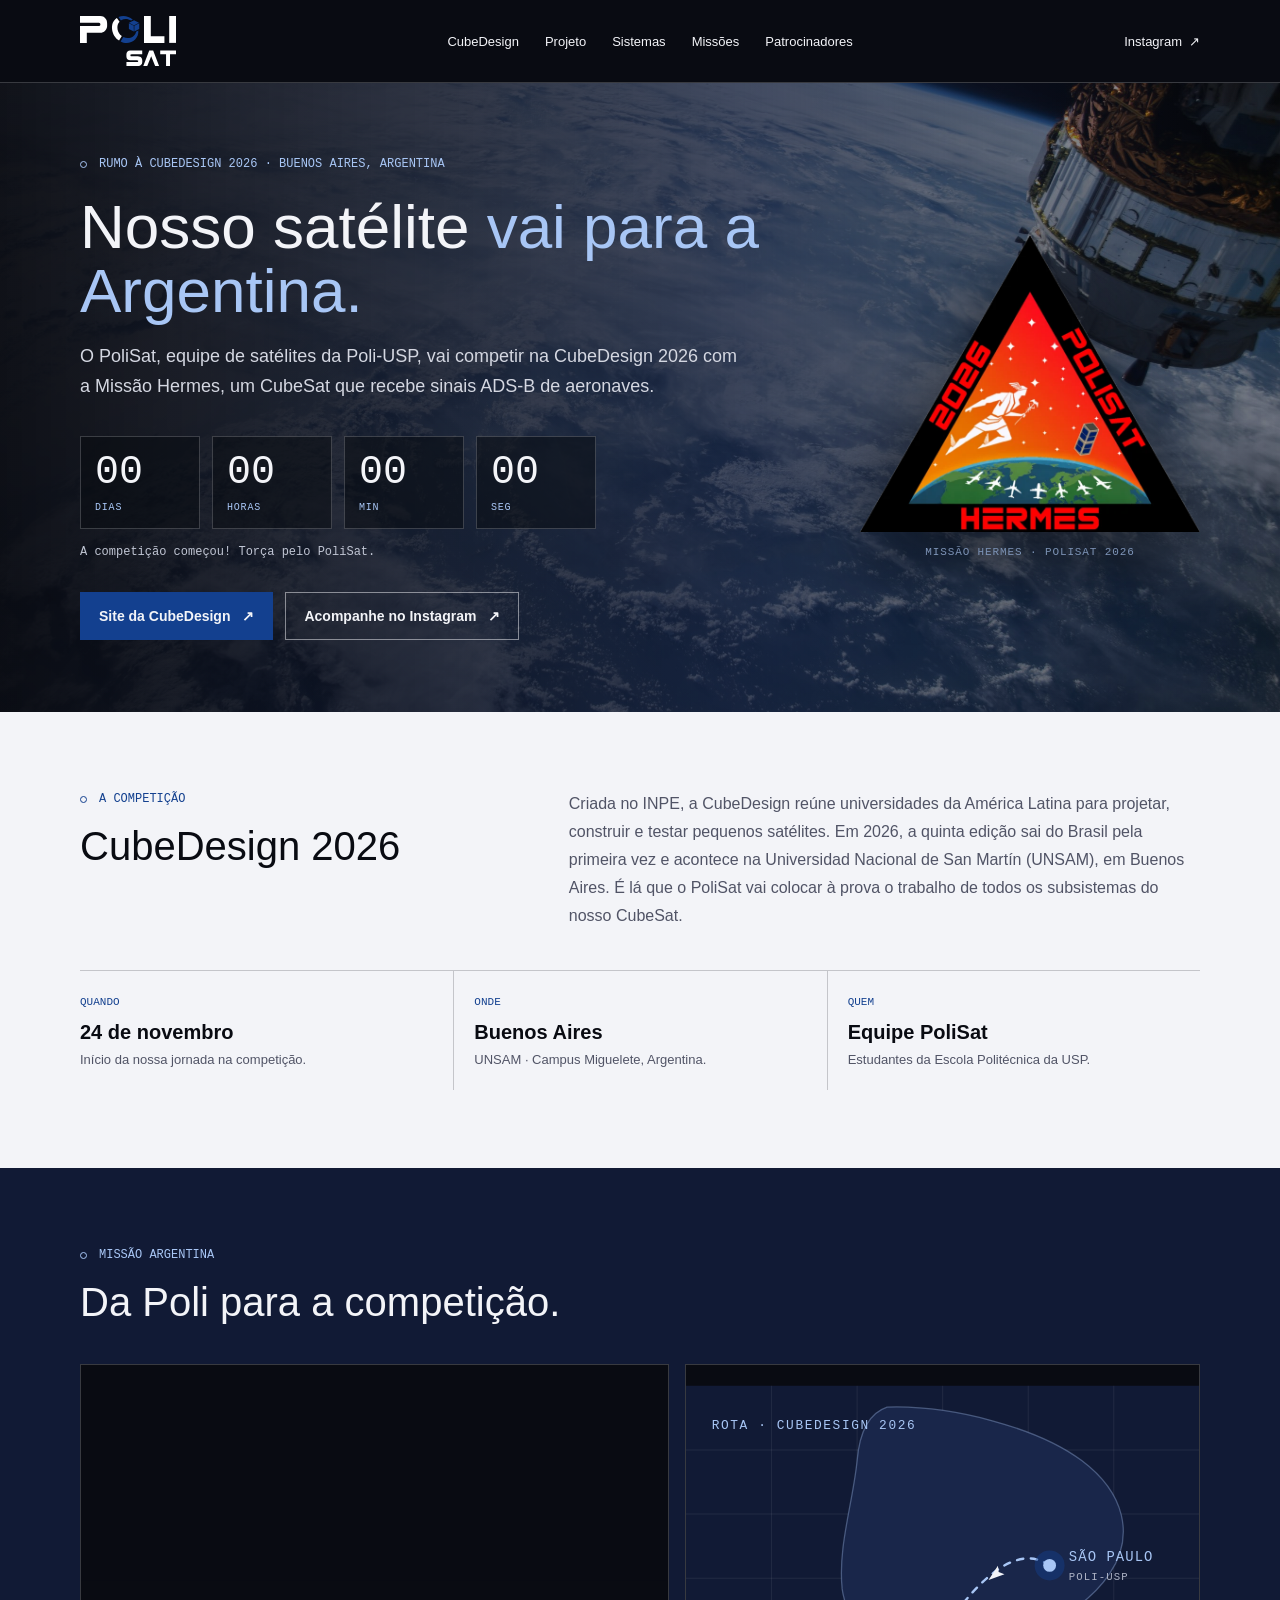
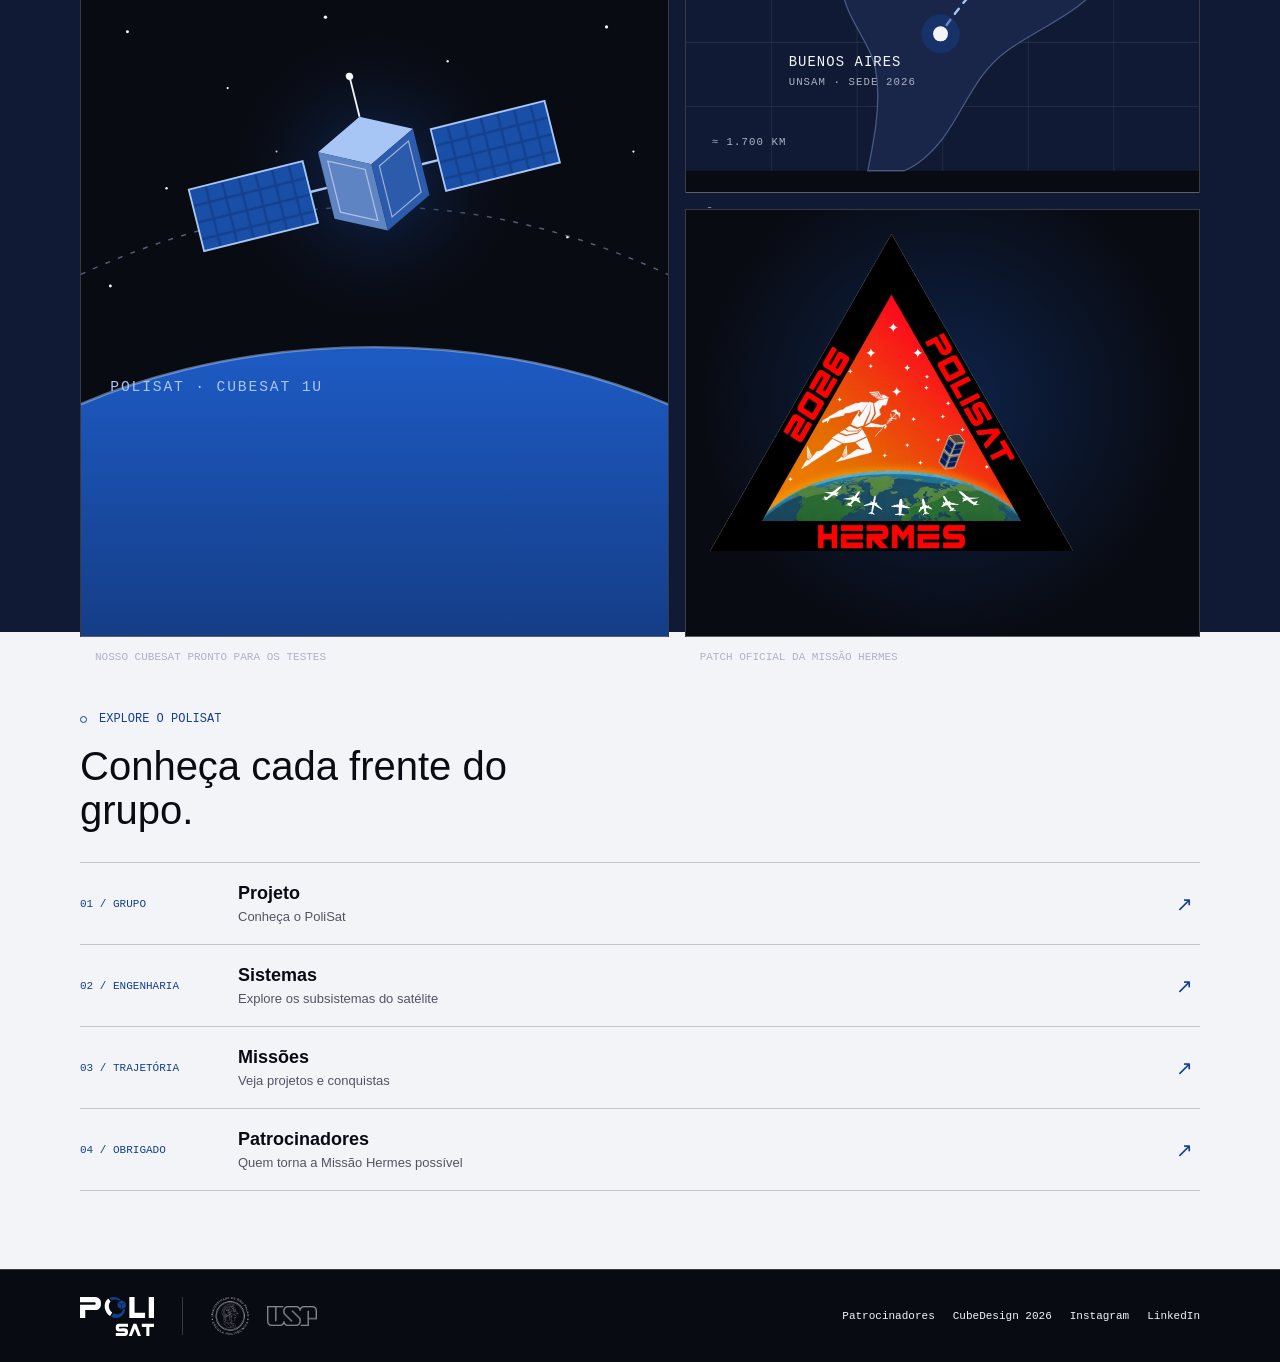
<file: index.html>
<!doctype html>
<html lang="pt-BR">
<head>
  <meta charset="utf-8">
  <meta name="viewport" content="width=device-width, initial-scale=1">
  <meta http-equiv="refresh" content="0; url=inicio/">
  <meta name="theme-color" content="#090b12">
  <meta http-equiv="Content-Security-Policy" content="default-src 'self'; base-uri 'self'; object-src 'none'; frame-src 'none'; form-action 'self'; img-src 'self'; font-src 'self' https://fonts.gstatic.com; style-src 'self' 'unsafe-inline' https://fonts.googleapis.com; script-src 'self'; connect-src 'self' https://fonts.googleapis.com https://fonts.gstatic.com; upgrade-insecure-requests">
  <meta name="referrer" content="strict-origin-when-cross-origin">
  <meta name="description" content="O PoliSat é um grupo de extensão da Escola Politécnica da USP que desenvolve tecnologia espacial, forma estudantes e compartilha conhecimento com a sociedade.">
  <meta property="og:title" content="PoliSat | Tecnologia espacial feita na Poli-USP">
  <meta property="og:description" content="Desenvolvemos tecnologia espacial para formar pessoas, gerar conhecimento e aproximar a universidade da sociedade.">
  <meta property="og:image" content="assets/earth-orbit.jpg">
  <title>PoliSat | Tecnologia espacial feita na Poli-USP</title>
  <link rel="icon" type="image/svg+xml" href="assets/polisat-favicon.svg">
  <link rel="preconnect" href="https://fonts.googleapis.com">
  <link rel="preconnect" href="https://fonts.gstatic.com" crossorigin>
  <link href="https://fonts.googleapis.com/css2?family=DM+Mono:wght@400;500&family=Space+Grotesk:wght@400;500;600;700&display=swap" rel="stylesheet">
  <style>
    :root {
      color-scheme: dark;
      --black: #090b12;
      --navy: #111a35;
      --navy-light: #19264a;
      --polisat-blue: #13408f;
      --polisat-blue-light: #a8c6f5;
      --white: #f3f4f8;
      --muted: #adb3c5;
      --line: rgba(243, 244, 248, .17);
      --display: "Space Grotesk", "Trebuchet MS", sans-serif;
      --mono: "DM Mono", monospace;
    }

    *,
    *::before,
    *::after {
      box-sizing: border-box;
    }

    html {
      scroll-behavior: smooth;
      scroll-padding-top: 88px;
    }

    body {
      margin: 0;
      background: var(--black);
      color: var(--white);
      font-family: var(--display);
      -webkit-font-smoothing: antialiased;
    }

    a {
      color: inherit;
    }

    a:focus-visible,
    button:focus-visible {
      outline: 2px solid var(--polisat-blue-light);
      outline-offset: 5px;
    }

    .wrap {
      width: min(1200px, calc(100% - 96px));
      margin-inline: auto;
    }

    .eyebrow {
      display: flex;
      align-items: center;
      gap: 12px;
      margin: 0;
      color: var(--polisat-blue-light);
      font: 500 12px/1.5 var(--mono);
      text-transform: uppercase;
    }

    .eyebrow::before {
      width: 7px;
      height: 7px;
      flex: 0 0 auto;
      border: 1px solid currentColor;
      border-radius: 50%;
      content: "";
    }

    .site-header {
      position: absolute;
      z-index: 5;
      inset: 0 0 auto;
      border-bottom: 1px solid rgba(243, 244, 248, .19);
    }

    .header-inner {
      display: flex;
      min-height: 82px;
      align-items: center;
      justify-content: space-between;
      gap: 36px;
    }

    .brand {
      display: inline-flex;
      align-items: center;
      gap: 12px;
      color: var(--white);
      font-size: 18px;
      font-weight: 700;
      text-decoration: none;
    }

    .brand-logo {
      display: block;
      width: 96px;
      height: auto;
    }

    .primary-nav {
      display: flex;
      align-items: center;
      gap: 32px;
    }

    .primary-nav a,
    .header-social {
      color: var(--white);
      font-size: 13px;
      font-weight: 500;
      text-decoration: none;
      transition: color 160ms ease;
    }

    .primary-nav a:hover,
    .header-social:hover {
      color: var(--polisat-blue-light);
    }

    .header-social::after,
    .text-link::after {
      margin-left: 7px;
      content: "↗";
    }

    .menu-toggle {
      display: none;
      width: 42px;
      height: 42px;
      padding: 11px;
      border: 1px solid var(--line);
      background: transparent;
      color: var(--white);
      cursor: pointer;
    }

    .menu-toggle span {
      display: block;
      width: 18px;
      height: 1px;
      margin: 5px auto;
      background: currentColor;
    }

    .hero {
      position: relative;
      display: flex;
      min-height: 740px;
      align-items: center;
      overflow: hidden;
      background-color: var(--black);
      background-image: linear-gradient(90deg, rgba(9, 11, 18, .96) 0%, rgba(17, 26, 53, .83) 39%, rgba(9, 11, 18, .2) 100%), linear-gradient(0deg, rgba(9, 11, 18, .9) 0%, transparent 28%), url("assets/earth-orbit.jpg");
      background-position: center, center, 58% 48%;
      background-size: cover;
    }

    .hero-content {
      position: relative;
      z-index: 1;
      width: min(760px, 76%);
      padding-top: 90px;
      animation: arrive 700ms both;
    }

    .hero h1 {
      max-width: 760px;
      margin: 27px 0 23px;
      font-size: 72px;
      font-weight: 500;
      line-height: 1.01;
    }

    .hero h1 span {
      color: var(--polisat-blue-light);
    }

    .hero-copy {
      max-width: 590px;
      margin: 0;
      color: #d4d7e1;
      font-size: 18px;
      line-height: 1.7;
    }

    .hero-actions {
      display: flex;
      flex-wrap: wrap;
      gap: 12px;
      margin-top: 34px;
    }

    .button {
      display: inline-flex;
      min-height: 50px;
      align-items: center;
      justify-content: center;
      gap: 14px;
      padding: 0 19px;
      border: 1px solid var(--polisat-blue);
      background: var(--polisat-blue);
      color: var(--white);
      font-size: 14px;
      font-weight: 600;
      text-decoration: none;
      transition: background 160ms ease, color 160ms ease, border-color 160ms ease;
    }

    .button::after {
      content: "↗";
      font-size: 17px;
    }

    .button:hover {
      border-color: var(--polisat-blue-light);
      background: var(--polisat-blue-light);
      color: var(--black);
    }

    .button-secondary {
      border-color: rgba(243, 244, 248, .5);
      background: transparent;
      color: var(--white);
    }

    .button-secondary:hover {
      border-color: var(--white);
      background: var(--white);
      color: var(--black);
    }

    .hero-meta {
      position: absolute;
      right: 0;
      bottom: 34px;
      left: 0;
      display: flex;
      justify-content: space-between;
      gap: 20px;
      color: rgba(243, 244, 248, .78);
      font: 400 11px/1.5 var(--mono);
      text-transform: uppercase;
    }

    .hero-meta span:last-child {
      color: var(--polisat-blue-light);
    }

    .intro {
      padding: 112px 0 116px;
      background: var(--white);
      color: var(--black);
    }

    .intro-grid {
      display: grid;
      grid-template-columns: .8fr 1.2fr;
      gap: 80px;
      align-items: start;
    }

    .intro .eyebrow {
      color: var(--polisat-blue);
    }

    .intro h2,
    .approach h2,
    .missions h2,
    .join h2 {
      margin: 18px 0 0;
      font-size: 43px;
      font-weight: 500;
      line-height: 1.1;
    }

    .intro-copy {
      max-width: 660px;
      margin: 0;
      font-size: 22px;
      line-height: 1.58;
    }

    .intro-copy strong {
      font-weight: 600;
    }

    .intro-note {
      margin: 23px 0 0;
      color: #525361;
      font: 400 12px/1.7 var(--mono);
    }

    .pillars {
      display: grid;
      grid-template-columns: repeat(3, 1fr);
      gap: 1px;
      margin-top: 75px;
      background: rgba(9, 11, 18, .15);
    }

    .pillar {
      min-height: 154px;
      padding: 20px 24px;
      background: var(--white);
    }

    .pillar span {
      color: var(--polisat-blue);
      font: 400 11px/1.5 var(--mono);
    }

    .pillar h3 {
      margin: 24px 0 8px;
      font-size: 19px;
      font-weight: 600;
    }

    .pillar p {
      max-width: 290px;
      margin: 0;
      color: #525361;
      font-size: 13px;
      line-height: 1.6;
    }

    .approach {
      padding: 112px 0 120px;
      background: var(--navy);
    }

    .section-heading {
      display: grid;
      grid-template-columns: .8fr 1.2fr;
      gap: 80px;
      align-items: end;
      margin-bottom: 52px;
    }

    .section-heading h2 {
      max-width: 630px;
      margin-top: 16px;
    }

    .section-heading > p {
      max-width: 440px;
      margin: 0 0 4px;
      color: var(--muted);
      font-size: 15px;
      line-height: 1.75;
    }

    .systems {
      display: grid;
      grid-template-columns: repeat(3, 1fr);
      border-top: 1px solid var(--line);
      border-left: 1px solid var(--line);
    }

    .system {
      min-height: 178px;
      padding: 21px 24px 23px;
      border-right: 1px solid var(--line);
      border-bottom: 1px solid var(--line);
      transition: background 180ms ease;
    }

    .system:hover {
      background: rgba(19, 64, 143, .12);
    }

    .system-code {
      color: var(--polisat-blue-light);
      font: 400 11px/1.5 var(--mono);
    }

    .system h3 {
      margin: 27px 0 8px;
      font-size: 18px;
      font-weight: 500;
    }

    .system p {
      max-width: 320px;
      margin: 0;
      color: var(--muted);
      font-size: 13px;
      line-height: 1.65;
    }

    .missions {
      padding: 112px 0 116px;
      background: var(--black);
    }

    .missions .section-heading {
      margin-bottom: 48px;
    }

    .mission-grid {
      display: grid;
      grid-template-columns: repeat(2, 1fr);
      gap: 16px;
    }

    .mission {
      position: relative;
      display: flex;
      min-height: 244px;
      flex-direction: column;
      align-items: flex-start;
      padding: 25px 26px 27px;
      border: 1px solid var(--line);
      background: linear-gradient(145deg, rgba(25, 38, 74, .68), rgba(9, 11, 18, .3));
    }

    .mission-label {
      color: var(--polisat-blue-light);
      font: 400 11px/1.5 var(--mono);
      text-transform: uppercase;
    }

    .mission h3 {
      margin: 30px 0 9px;
      font-size: 25px;
      font-weight: 500;
    }

    .mission p {
      max-width: 470px;
      margin: 0;
      color: var(--muted);
      font-size: 14px;
      line-height: 1.7;
    }

    .mission-history {
      display: flex;
      flex-wrap: wrap;
      align-items: baseline;
      gap: 12px 22px;
      margin-top: 22px;
      padding-top: 18px;
      border-top: 1px solid var(--line);
      color: var(--muted);
      font-size: 12px;
      line-height: 1.6;
    }

    .mission-history strong {
      color: var(--white);
      font-weight: 500;
    }

    .results {
      padding: 78px 0 82px;
      background: var(--navy-light);
    }

    .results-heading {
      margin-bottom: 27px;
    }

    .results-list {
      display: grid;
      grid-template-columns: repeat(3, 1fr);
      border-top: 1px solid var(--line);
      border-bottom: 1px solid var(--line);
    }

    .result {
      display: flex;
      min-height: 112px;
      align-items: center;
      gap: 18px;
      padding: 16px 22px 16px 0;
    }

    .result + .result {
      padding-left: 22px;
      border-left: 1px solid var(--line);
    }

    .result-place {
      color: var(--polisat-blue-light);
      font-size: 36px;
      font-weight: 500;
      line-height: 1;
    }

    .result p {
      margin: 0;
      color: var(--muted);
      font-size: 12px;
      line-height: 1.65;
    }

    .result strong {
      display: block;
      color: var(--white);
      font-size: 14px;
      font-weight: 500;
    }

    .vision {
      padding: 104px 0 108px;
      background: var(--white);
      color: var(--black);
    }

    .vision .eyebrow {
      color: var(--polisat-blue);
    }

    .vision h2 {
      max-width: 960px;
      margin: 25px 0 20px;
      font-size: 49px;
      font-weight: 500;
      line-height: 1.12;
    }

    .vision-note {
      max-width: 600px;
      margin: 0;
      color: #525361;
      font-size: 14px;
      line-height: 1.75;
    }

    .text-link {
      display: inline-flex;
      align-items: center;
      margin-top: 22px;
      font-size: 13px;
      font-weight: 600;
      text-decoration-thickness: 1px;
      text-underline-offset: 5px;
    }

    .join {
      padding: 104px 0 108px;
      background: var(--black);
    }

    .join-grid {
      display: grid;
      grid-template-columns: 1fr auto;
      gap: 48px;
      align-items: end;
    }

    .join h2 {
      max-width: 650px;
      margin-bottom: 17px;
      font-size: 46px;
    }

    .join-copy {
      max-width: 530px;
      margin: 0;
      color: var(--muted);
      font-size: 15px;
      line-height: 1.7;
    }

    .join-actions {
      display: flex;
      flex-direction: column;
      align-items: flex-start;
      gap: 16px;
      padding-bottom: 3px;
    }

    .join-actions .text-link {
      margin-top: 0;
      color: var(--white);
    }

    .site-footer {
      border-top: 1px solid var(--line);
      background: var(--black);
    }

    .footer-inner {
      display: flex;
      min-height: 92px;
      align-items: center;
      justify-content: space-between;
      gap: 24px;
      color: var(--muted);
      font: 400 11px/1.6 var(--mono);
    }

    .footer-brand-logo {
      display: block;
      width: 74px;
      height: auto;
    }

    .footer-links {
      display: flex;
      flex-wrap: wrap;
      gap: 22px;
    }

    .footer-links a {
      color: var(--white);
      text-decoration: none;
    }

    .footer-links a:hover {
      color: var(--polisat-blue-light);
    }

    @keyframes arrive {
      from { opacity: 0; transform: translateY(16px); }
      to { opacity: 1; transform: translateY(0); }
    }

    @media (max-width: 800px) {
      .wrap {
        width: min(100% - 48px, 620px);
      }

      .header-inner {
        min-height: 72px;
      }

      .menu-toggle {
        display: block;
      }

      .primary-nav {
        position: absolute;
        top: 71px;
        right: 24px;
        left: 24px;
        display: none;
        align-items: stretch;
        gap: 0;
        padding: 8px 18px;
        border: 1px solid var(--line);
        background: var(--navy);
      }

      .primary-nav.is-open {
        display: flex;
        flex-direction: column;
      }

      .primary-nav a {
        padding: 14px 0;
      }

      .primary-nav a + a {
        border-top: 1px solid var(--line);
      }

      .header-social {
        display: none;
      }

      .hero {
        min-height: 700px;
        background-image: linear-gradient(90deg, rgba(9, 11, 18, .9), rgba(17, 26, 53, .52)), linear-gradient(0deg, rgba(9, 11, 18, .9), transparent 36%), url("assets/earth-orbit.jpg");
        background-position: center, center, 61% center;
      }

      .hero-content {
        width: 100%;
        padding-top: 78px;
      }

      .hero h1 {
        max-width: 600px;
        font-size: 57px;
      }

      .hero-copy {
        max-width: 510px;
        font-size: 16px;
      }

      .intro,
      .approach,
      .missions,
      .join {
        padding: 82px 0;
      }

      .intro-grid,
      .section-heading {
        grid-template-columns: 1fr;
        gap: 25px;
      }

      .intro h2,
      .approach h2,
      .missions h2 {
        max-width: 540px;
        font-size: 37px;
      }

      .intro-copy {
        font-size: 19px;
      }

      .pillars {
        margin-top: 42px;
      }

      .section-heading {
        margin-bottom: 34px;
      }

      .systems {
        grid-template-columns: repeat(2, 1fr);
      }

      .mission-grid {
        grid-template-columns: 1fr;
      }

      .results-list {
        grid-template-columns: 1fr;
      }

      .result + .result {
        padding-left: 0;
        border-top: 1px solid var(--line);
        border-left: 0;
      }

      .result {
        min-height: 91px;
      }

      .vision {
        padding: 82px 0;
      }

      .vision h2 {
        font-size: 42px;
      }

      .join-grid {
        grid-template-columns: 1fr;
        gap: 30px;
      }

      .join h2 {
        font-size: 40px;
      }

      .join-actions {
        flex-direction: row;
        flex-wrap: wrap;
        align-items: center;
      }
    }

    @media (max-width: 520px) {
      .wrap {
        width: calc(100% - 40px);
      }

      .hero {
        min-height: 680px;
      }

      .hero h1 {
        font-size: 46px;
      }

      .hero-meta {
        bottom: 21px;
        font-size: 9px;
      }

      .hero-meta span:last-child {
        text-align: right;
      }

      .hero-actions {
        align-items: flex-start;
        flex-direction: column;
      }

      .pillars {
        grid-template-columns: 1fr;
      }

      .pillar {
        min-height: 0;
      }

      .pillar h3 {
        margin-top: 15px;
      }

      .systems {
        grid-template-columns: 1fr;
      }

      .system {
        min-height: 0;
      }

      .system h3 {
        margin-top: 18px;
      }

      .intro h2,
      .approach h2,
      .missions h2 {
        font-size: 33px;
      }

      .vision h2,
      .join h2 {
        font-size: 35px;
      }

      .footer-inner {
        min-height: 120px;
        align-items: flex-start;
        flex-direction: column;
        justify-content: center;
        gap: 10px;
        padding-block: 20px;
      }
    }

    @media (prefers-reduced-motion: reduce) {
      *,
      *::before,
      *::after {
        scroll-behavior: auto !important;
        animation-duration: .01ms !important;
        animation-iteration-count: 1 !important;
        transition-duration: .01ms !important;
      }
    }

    .hero {
      background-image: linear-gradient(90deg, rgba(9, 11, 18, .96) 0%, rgba(17, 26, 53, .76) 40%, rgba(17, 26, 53, .12) 100%), linear-gradient(0deg, rgba(9, 11, 18, .9) 0%, transparent 28%), url("assets/earth-orbit.jpg");
    }

    .intro {
      padding-block: 122px 110px;
    }

    .pillars {
      background: rgba(9, 11, 18, .2);
    }

    .pillar {
      border-top: 3px solid var(--polisat-blue);
    }

    .approach {
      background: var(--white);
      color: var(--black);
      --muted: #515466;
    }

    .approach .eyebrow,
    .approach .system-code {
      color: var(--polisat-blue);
    }

    .approach .systems {
      border-color: rgba(9, 11, 18, .2);
    }

    .approach .system {
      border-color: rgba(9, 11, 18, .2);
    }

    .approach .system:hover {
      background: rgba(19, 64, 143, .08);
    }

    .missions {
      background: var(--navy);
    }

    .mission {
      min-height: 256px;
      border-color: rgba(243, 244, 248, .25);
      background: linear-gradient(145deg, rgba(19, 64, 143, .17), rgba(9, 11, 18, .14));
    }

    .mission h3 {
      font-size: 28px;
    }

    .results {
      background: var(--white);
      color: var(--black);
    }

    .results .eyebrow {
      color: var(--polisat-blue);
    }

    .results-list {
      border-color: rgba(9, 11, 18, .24);
    }

    .result + .result {
      border-color: rgba(9, 11, 18, .24);
    }

    .result-place {
      color: var(--polisat-blue);
    }

    .result p {
      color: #515466;
    }

    .result strong {
      color: var(--black);
    }

    .vision {
      background: var(--navy);
      color: var(--white);
    }

    .vision .eyebrow {
      color: var(--polisat-blue-light);
    }

    .vision-note {
      color: #c1c6d4;
    }

    .vision .text-link {
      color: var(--white);
    }

    .join {
      background: var(--polisat-blue);
      color: var(--white);
    }

    .join .eyebrow,
    .join .join-copy {
      color: var(--white);
    }

    .join .button {
      border-color: var(--white);
      background: var(--white);
      color: var(--black);
    }

    .join .button:hover {
      border-color: var(--navy);
      background: var(--navy);
      color: var(--white);
    }

    .join-actions .text-link {
      color: var(--white);
    }

    .home-routes {
      padding: 82px 0 96px;
      background: var(--white);
      color: var(--black);
    }

    .home-routes .eyebrow {
      color: var(--polisat-blue);
    }

    .home-routes h2 {
      margin: 17px 0 34px;
      font-size: 38px;
      font-weight: 500;
    }

    .home-route-list {
      display: grid;
      grid-template-columns: repeat(2, 1fr);
      border-top: 1px solid rgba(9, 11, 18, .2);
    }

    .home-route {
      display: grid;
      grid-template-columns: 130px 1fr 20px;
      gap: 14px;
      align-items: center;
      min-height: 96px;
      padding: 16px 18px 16px 0;
      border-bottom: 1px solid rgba(9, 11, 18, .2);
      color: var(--black);
      text-decoration: none;
    }

    .home-route:nth-child(odd) {
      margin-right: 24px;
    }

    .home-route:nth-child(even) {
      padding-left: 24px;
      border-left: 1px solid rgba(9, 11, 18, .2);
    }

    .home-route-code {
      color: var(--polisat-blue);
      font: 400 10px/1.5 var(--mono);
    }

    .home-route strong,
    .home-route small {
      display: block;
    }

    .home-route strong {
      font-size: 17px;
      font-weight: 600;
    }

    .home-route small {
      margin-top: 5px;
      color: #525361;
      font-size: 12px;
      line-height: 1.5;
    }

    .home-route:hover strong {
      color: var(--polisat-blue);
    }

    @media (max-width: 800px) {
      .intro {
        padding-block: 82px;
      }

      .home-route-list {
        grid-template-columns: 1fr;
      }

      .home-route:nth-child(odd) {
        margin-right: 0;
      }

      .home-route:nth-child(even) {
        padding-left: 0;
        border-left: 0;
      }

      .mission {
        min-height: 0;
      }
    }
  </style>
</head>
<body>
  <header class="site-header">
    <div class="wrap header-inner">
      <a class="brand" href="#inicio" aria-label="PoliSat, início">
        <img class="brand-logo" src="assets/polisat-logo.svg" alt="PoliSat">
      </a>
      <button class="menu-toggle" type="button" aria-label="Abrir menu" aria-expanded="false" aria-controls="primary-nav">
        <span></span><span></span>
      </button>
      <nav class="primary-nav" id="primary-nav" aria-label="Navegação principal">
        <a href="inicio/#cubedesign">CubeDesign</a>
        <a href="projeto/">Projeto</a>
        <a href="sistemas/">Sistemas</a>
        <a href="missoes/">Missões</a>
      </nav>
      <a class="header-social" href="https://www.instagram.com/polisat.usp/" target="_blank" rel="noopener noreferrer">Instagram</a>
    </div>
  </header>

  <main>
    <section class="hero" id="inicio" aria-labelledby="hero-title">
      <div class="wrap">
        <div class="hero-content">
          <p class="eyebrow">Rumo à CubeDesign 2026 · Buenos Aires, Argentina</p>
          <h1 id="hero-title">Nosso satélite <span>vai para a Argentina.</span></h1>
          <p class="hero-copy">O PoliSat, equipe de satélites da Poli-USP, vai competir na CubeDesign 2026 a partir de 24 de novembro.</p>
          <div class="hero-actions">
            <a class="button" href="inicio/">Ver contagem regressiva</a>
            <a class="button button-secondary" href="https://cubedesign.unsam.edu.ar/" target="_blank" rel="noopener noreferrer">Site da CubeDesign</a>
          </div>
        </div>
      </div>
      <div class="wrap hero-meta" aria-hidden="true">
        <span>Engenharia · Formação · Extensão</span>
        <span>CubeDesign · 24/11/2026</span>
      </div>
    </section>

    <section class="home-routes" aria-labelledby="routes-title">
      <div class="wrap">
        <p class="eyebrow">Explore o PoliSat</p>
        <h2 id="routes-title">Engenharia espacial em várias frentes.</h2>
        <nav class="home-route-list" aria-label="Conheça as áreas do PoliSat">
          <a class="home-route" href="inicio/#cubedesign">
            <span class="home-route-code">01 / COMPETIÇÃO</span>
            <span><strong>CubeDesign 2026</strong><small>Rumo a Buenos Aires em 24/11</small></span>
            <span aria-hidden="true">↗</span>
          </a>
          <a class="home-route" href="projeto/">
            <span class="home-route-code">02 / GRUPO</span>
            <span><strong>Projeto</strong><small>Conheça o PoliSat e sua missão</small></span>
            <span aria-hidden="true">↗</span>
          </a>
          <a class="home-route" href="sistemas/">
            <span class="home-route-code">03 / ENGENHARIA</span>
            <span><strong>Sistemas</strong><small>Explore os subsistemas do satélite</small></span>
            <span aria-hidden="true">↗</span>
          </a>
          <a class="home-route" href="missoes/">
            <span class="home-route-code">04 / TRAJETÓRIA</span>
            <span><strong>Missões</strong><small>Veja projetos e conquistas</small></span>
            <span aria-hidden="true">↗</span>
          </a>
        </nav>
      </div>
    </section>
  </main>

  <footer class="site-footer">
    <div class="wrap footer-inner">
      <img class="footer-brand-logo" src="assets/polisat-logo.svg" alt="PoliSat · Escola Politécnica da USP">
      <div class="footer-links">
        <a href="inicio/#cubedesign">CubeDesign 2026</a>
        <a href="https://www.instagram.com/polisat.usp/" target="_blank" rel="noopener noreferrer">Instagram</a>
        <a href="https://www.linkedin.com/company/polisat-usp/" target="_blank" rel="noopener noreferrer">LinkedIn</a>
        <a href="https://linktr.ee/polisat?utm_source=linktree_profile_share&amp;ltsid=54a8769d-b27a-4bfd-979c-7fe950222c0d" target="_blank" rel="noopener noreferrer">Linktree</a>
        <a href="https://www.poli.usp.br/" target="_blank" rel="noopener noreferrer">PoliUSP</a>
      </div>
    </div>
  </footer>

  <script src="script.js?v=3" defer></script>
</body>
</html>
</file>
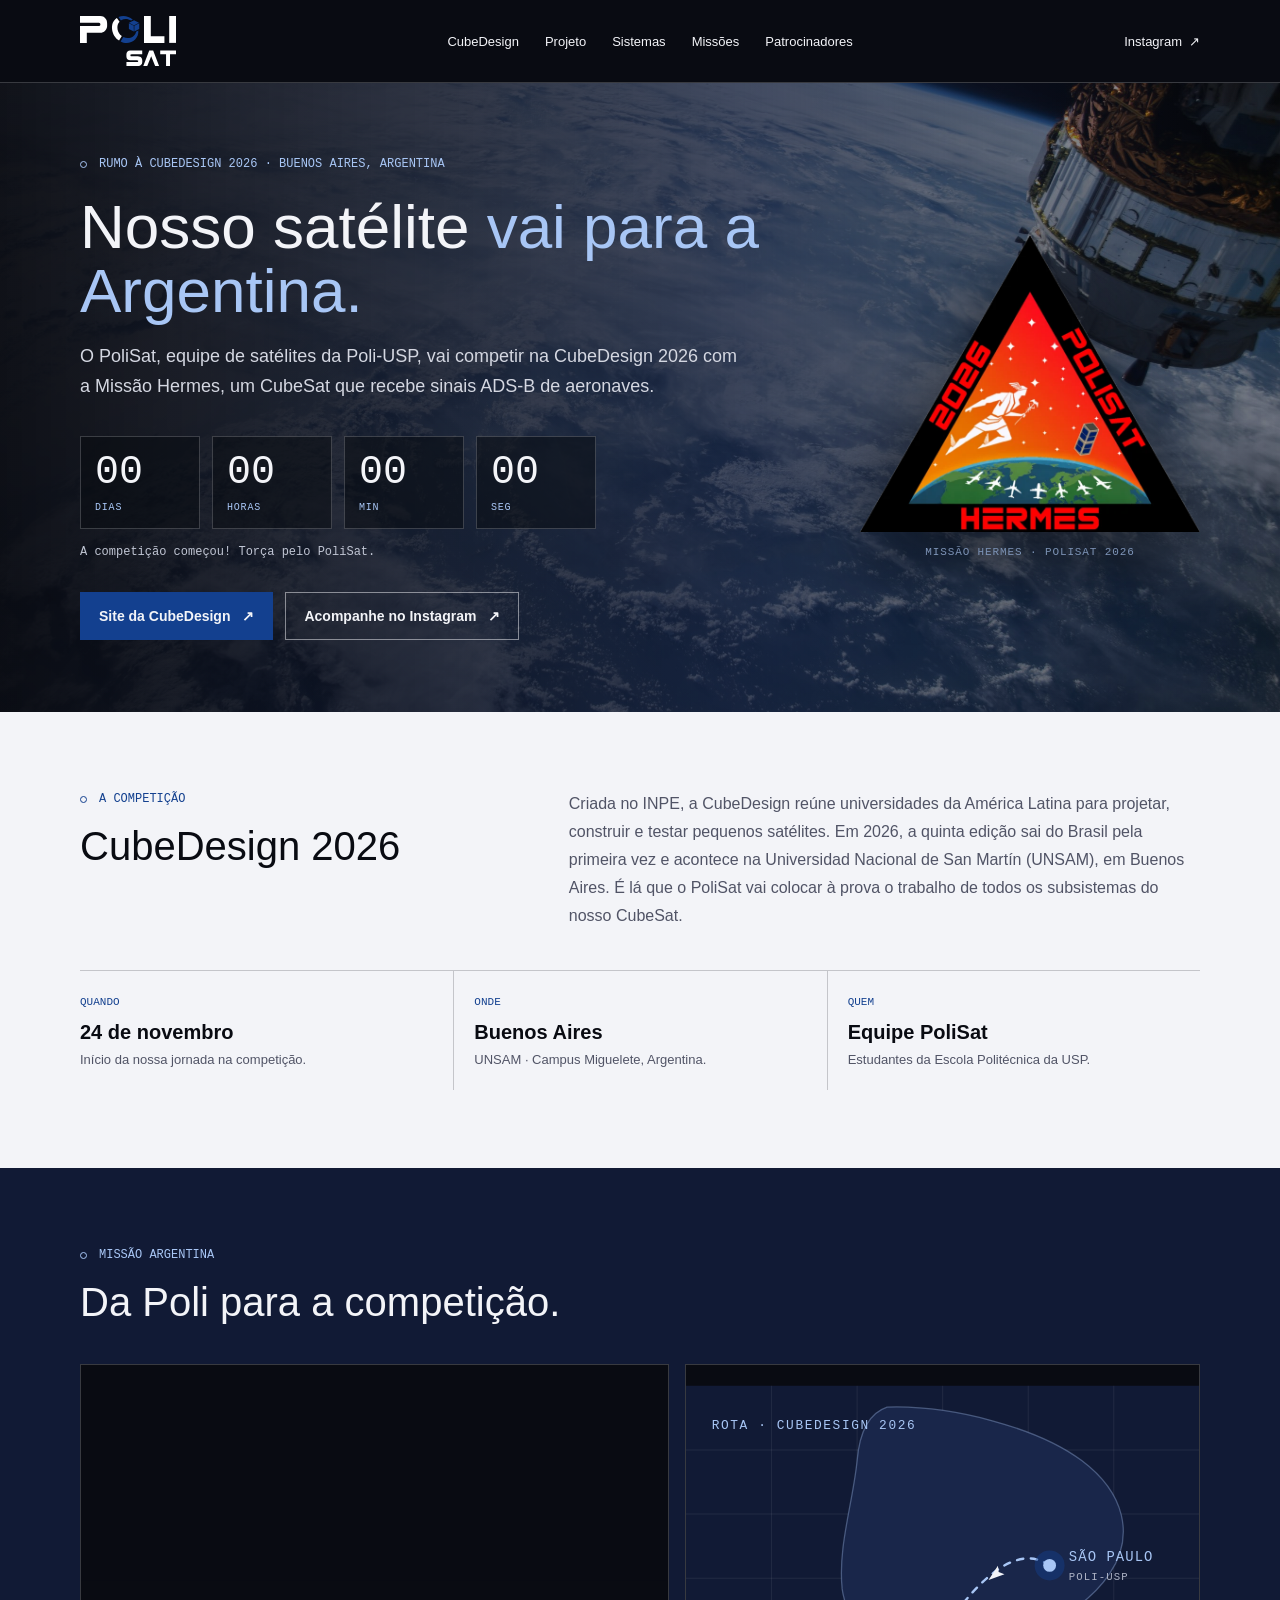
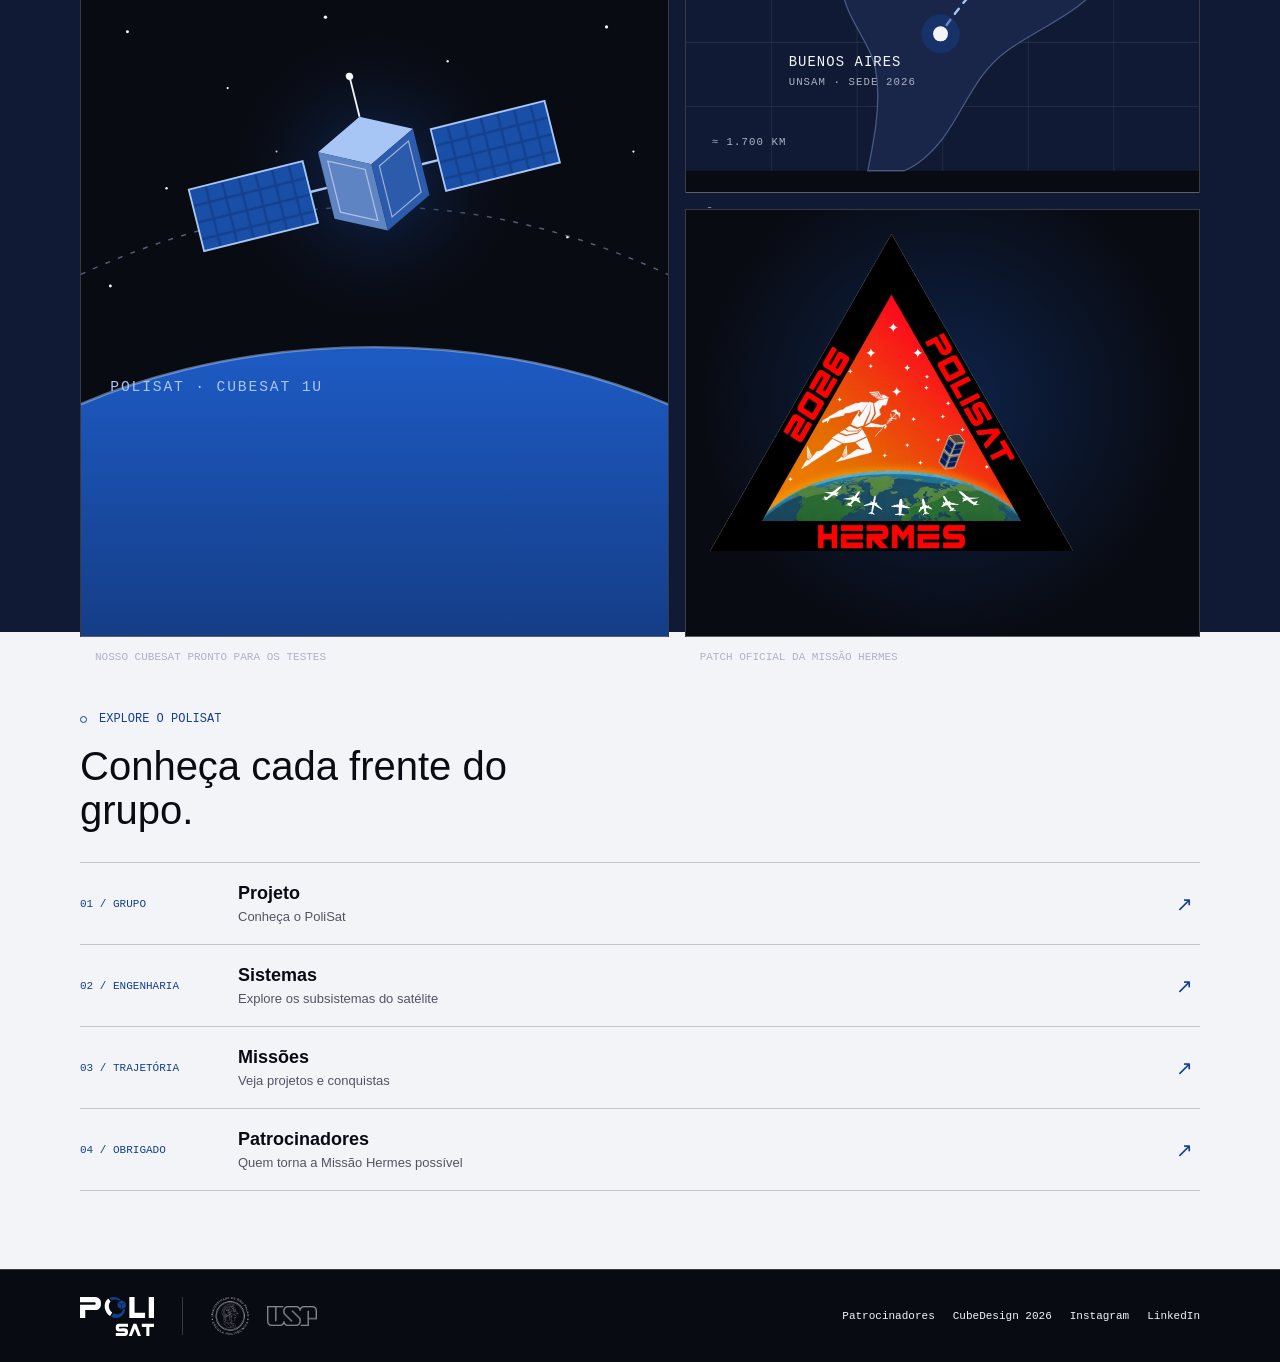
<file: inicio/index.html>
<!doctype html>
<html lang="pt-BR">
<head>
  <meta charset="utf-8">
  <meta name="viewport" content="width=device-width, initial-scale=1">
  <meta name="theme-color" content="#090b12">
  <meta http-equiv="Content-Security-Policy" content="default-src 'self'; base-uri 'self'; object-src 'none'; frame-src 'none'; form-action 'self'; img-src 'self'; font-src 'self' https://fonts.gstatic.com; style-src 'self' 'unsafe-inline' https://fonts.googleapis.com; script-src 'self'; connect-src 'self' https://fonts.googleapis.com https://fonts.gstatic.com; upgrade-insecure-requests">
  <meta name="referrer" content="strict-origin-when-cross-origin">
  <meta name="description" content="O PoliSat, equipe de satélites da Escola Politécnica da USP, vai à CubeDesign 2026 na Argentina. Acompanhe a contagem regressiva.">
  <title>Início | PoliSat</title>
  <link rel="icon" type="image/svg+xml" href="../assets/polisat-favicon.svg">
  <link rel="preconnect" href="https://fonts.googleapis.com">
  <link rel="preconnect" href="https://fonts.gstatic.com" crossorigin>
  <link href="https://fonts.googleapis.com/css2?family=DM+Mono:wght@400;500&family=Space+Grotesk:wght@400;500;600;700&display=swap" rel="stylesheet">
  <link rel="stylesheet" href="../assets/section-pages.css?v=2">
  <style>
    .cd-hero { min-height: 560px; }
    .cd-hero .page-hero-content { max-width: none; }
    .cd-hero-grid { display: grid; grid-template-columns: minmax(0, 1fr) minmax(220px, 340px); gap: 48px; align-items: center; }
    .hero-patch { margin: 0; text-align: center; }
    .hero-patch img { display: block; width: 100%; height: auto; filter: drop-shadow(0 18px 40px rgba(0, 0, 0, .55)); }
    .hero-patch figcaption { margin-top: 12px; color: var(--blue-light); font: 400 11px/1.5 var(--mono); text-transform: uppercase; letter-spacing: .08em; }
    .mission-patch-figure { display: grid; place-items: center; padding: 24px; background: radial-gradient(circle at 50% 45%, rgba(19, 64, 143, .45), var(--black) 70%); }
    .mission-patch-figure img { display: block; width: 78%; height: auto; }
    .countdown { display: grid; grid-template-columns: repeat(4, minmax(0, 120px)); gap: 12px; margin-top: 34px; }
    .countdown-unit { display: grid; gap: 8px; padding: 16px 14px 14px; border: 1px solid var(--line); background: rgba(9, 11, 18, .55); }
    .countdown-unit strong { color: var(--white); font: 500 40px/1 var(--mono); font-variant-numeric: tabular-nums; }
    .countdown-unit span { color: var(--blue-light); font: 400 10px/1.3 var(--mono); text-transform: uppercase; letter-spacing: .08em; }
    .countdown-note { margin: 14px 0 0; color: #c1c6d4; font: 400 12px/1.6 var(--mono); }
    .hero-actions { display: flex; flex-wrap: wrap; gap: 12px; margin-top: 30px; }
    .button { display: inline-flex; min-height: 48px; align-items: center; gap: 12px; padding: 0 18px; border: 1px solid var(--blue); background: var(--blue); color: var(--white); font-size: 14px; font-weight: 600; text-decoration: none; transition: background 160ms ease, color 160ms ease, border-color 160ms ease; }
    .button::after { content: "↗"; }
    .button:hover { border-color: var(--blue-light); background: var(--blue-light); color: var(--black); }
    .button-secondary { border-color: rgba(243, 244, 248, .5); background: transparent; }
    .button-secondary:hover { border-color: var(--white); background: var(--white); }

    .cd-facts { display: grid; grid-template-columns: repeat(3, 1fr); margin-top: 40px; border-top: 1px solid rgba(9, 11, 18, .2); }
    .cd-fact { padding: 20px 20px 20px 0; }
    .cd-fact + .cd-fact { padding-left: 20px; border-left: 1px solid rgba(9, 11, 18, .2); }
    .cd-fact span { color: var(--blue); font: 400 11px/1.5 var(--mono); text-transform: uppercase; }
    .cd-fact strong { display: block; margin-top: 10px; font-size: 20px; font-weight: 600; }
    .cd-fact p { margin: 6px 0 0; color: #515466; font-size: 13px; line-height: 1.6; }

    .gallery { display: grid; grid-template-columns: 1.4fr 1fr; grid-template-rows: auto auto; gap: 16px; margin-top: 40px; }
    .gallery figure { margin: 0; border: 1px solid var(--line); background: var(--black); }
    .gallery figure:first-child { grid-row: span 2; }
    .gallery-art { display: block; width: 100%; height: 100%; object-fit: cover; aspect-ratio: 4 / 3; }
    .gallery figure:first-child .gallery-art { aspect-ratio: auto; }
    .gallery figcaption { padding: 12px 14px; border-top: 1px solid var(--line); color: var(--muted); font: 400 11px/1.5 var(--mono); text-transform: uppercase; }

    .home-routes { background: var(--white); color: var(--black); }
    .home-routes .eyebrow { color: var(--blue); }
    .home-routes .route-link { display: grid; grid-template-columns: 140px 1fr 24px; gap: 18px; align-items: center; padding: 20px 0; border-bottom: 1px solid rgba(9, 11, 18, .2); color: var(--black); text-decoration: none; }
    .home-routes .route-link:first-of-type { margin-top: 30px; border-top: 1px solid rgba(9, 11, 18, .2); }
    .route-number { color: var(--blue); font: 400 11px/1.5 var(--mono); }
    .route-name { font-size: 18px; font-weight: 600; }
    .route-note { display: block; margin-top: 5px; color: #515466; font-size: 13px; font-weight: 400; }
    .route-arrow { color: var(--blue); font-size: 20px; }
    .home-routes .route-link:hover .route-name { color: var(--blue); }

    @media (max-width: 800px) {
      .cd-hero-grid { grid-template-columns: 1fr; gap: 28px; }
      .hero-patch { order: -1; width: min(220px, 60%); }
      .countdown { grid-template-columns: repeat(4, minmax(0, 1fr)); gap: 8px; }
      .countdown-unit { padding: 12px 10px; }
      .countdown-unit strong { font-size: 30px; }
      .cd-facts { grid-template-columns: 1fr; }
      .cd-fact + .cd-fact { padding-left: 0; border-left: 0; border-top: 1px solid rgba(9, 11, 18, .2); }
      .gallery { grid-template-columns: 1fr; }
      .gallery figure:first-child { grid-row: auto; }
      .gallery figure:first-child .gallery-art { aspect-ratio: 4 / 3; }
    }
    @media (max-width: 520px) {
      .countdown-unit strong { font-size: 24px; }
      .countdown-unit span { font-size: 9px; }
      .home-routes .route-link { grid-template-columns: 1fr 24px; gap: 6px 12px; }
      .route-number, .route-copy { grid-column: 1; }
      .route-arrow { grid-column: 2; grid-row: 1 / span 2; }
    }
  </style>
</head>
<body>
  <header class="site-header">
    <div class="wrap header-inner">
      <a class="brand" href="./" aria-label="PoliSat, início"><img class="brand-logo" src="../assets/polisat-logo.svg" alt="PoliSat"></a>
      <button class="menu-toggle" type="button" aria-label="Abrir menu" aria-expanded="false" aria-controls="primary-nav"><span></span><span></span></button>
      <nav class="primary-nav" id="primary-nav" aria-label="Navegação principal">
        <a href="#cubedesign">CubeDesign</a>
        <a href="../projeto/">Projeto</a>
        <a href="../sistemas/">Sistemas</a>
        <a href="../missoes/">Missões</a>
        <a href="../patrocinadores/">Patrocinadores</a>
      </nav>
      <a class="header-social" href="https://www.instagram.com/polisat.usp/" target="_blank" rel="noopener noreferrer">Instagram</a>
    </div>
  </header>

  <main>
    <section class="page-hero cd-hero" aria-labelledby="page-title">
      <div class="wrap page-hero-content cd-hero-grid">
        <div>
        <p class="eyebrow">Rumo à CubeDesign 2026 · Buenos Aires, Argentina</p>
        <h1 id="page-title">Nosso satélite <span>vai para a Argentina.</span></h1>
        <p class="page-lead">O PoliSat, equipe de satélites da Poli-USP, vai competir na CubeDesign 2026 com a Missão Hermes, um CubeSat que recebe sinais ADS-B de aeronaves.</p>
        <div class="countdown" data-countdown data-deadline="2026-11-24T00:00:00-03:00" data-ended-text="A competição começou! Torça pelo PoliSat." role="timer" aria-live="off" aria-label="Tempo restante até a CubeDesign 2026">
          <div class="countdown-unit"><strong data-countdown-days>--</strong><span>dias</span></div>
          <div class="countdown-unit"><strong data-countdown-hours>--</strong><span>horas</span></div>
          <div class="countdown-unit"><strong data-countdown-minutes>--</strong><span>min</span></div>
          <div class="countdown-unit"><strong data-countdown-seconds>--</strong><span>seg</span></div>
        </div>
        <p class="countdown-note" data-countdown-note>24 de novembro de 2026 · horário de Buenos Aires</p>
        <div class="hero-actions">
          <a class="button" href="https://cubedesign.unsam.edu.ar/" target="_blank" rel="noopener noreferrer">Site da CubeDesign</a>
          <a class="button button-secondary" href="https://www.instagram.com/polisat.usp/" target="_blank" rel="noopener noreferrer">Acompanhe no Instagram</a>
        </div>
        </div>
        <figure class="hero-patch">
          <img src="../assets/hermes-mission-patch.webp" alt="Patch da Missão Hermes 2026 do PoliSat: Hermes correndo sobre a Terra, um CubeSat e aviões" width="720" height="630">
          <figcaption>Missão Hermes · PoliSat 2026</figcaption>
        </figure>
      </div>
    </section>

    <section class="content-section section-light" id="cubedesign" aria-labelledby="cd-title">
      <div class="wrap">
        <div class="section-grid">
          <div>
            <p class="eyebrow">A competição</p>
            <h2 id="cd-title">CubeDesign 2026</h2>
          </div>
          <p class="section-copy">Criada no INPE, a CubeDesign reúne universidades da América Latina para projetar, construir e testar pequenos satélites. Em 2026, a quinta edição sai do Brasil pela primeira vez e acontece na Universidad Nacional de San Martín (UNSAM), em Buenos Aires. É lá que o PoliSat vai colocar à prova o trabalho de todos os subsistemas do nosso CubeSat.</p>
        </div>
        <div class="cd-facts">
          <div class="cd-fact"><span>Quando</span><strong>24 de novembro</strong><p>Início da nossa jornada na competição.</p></div>
          <div class="cd-fact"><span>Onde</span><strong>Buenos Aires</strong><p>UNSAM · Campus Miguelete, Argentina.</p></div>
          <div class="cd-fact"><span>Quem</span><strong>Equipe PoliSat</strong><p>Estudantes da Escola Politécnica da USP.</p></div>
        </div>
      </div>
    </section>

    <section class="content-section section-dark" aria-labelledby="gallery-title">
      <div class="wrap">
        <p class="eyebrow">Missão Argentina</p>
        <h2 id="gallery-title">Da Poli para a competição.</h2>
        <div class="gallery">
          <figure>
            <svg class="gallery-art" xmlns="http://www.w3.org/2000/svg" viewBox="0 0 480 360" role="img" aria-labelledby="cubesat-t">
  <title id="cubesat-t">Ilustração de um CubeSat com painéis solares abertos em órbita da Terra</title>
  <defs>
    <radialGradient id="cubesat-glow" cx="50%" cy="50%" r="50%">
      <stop offset="0" stop-color="#13408f" stop-opacity=".55"/>
      <stop offset="1" stop-color="#090b12" stop-opacity="0"/>
    </radialGradient>
    <linearGradient id="cubesat-earth" x1="0" y1="0" x2="0" y2="1">
      <stop offset="0" stop-color="#1d5bc4"/>
      <stop offset="1" stop-color="#0b1a3d"/>
    </linearGradient>
    <pattern id="cubesat-cells" width="14" height="14" patternUnits="userSpaceOnUse">
      <rect width="14" height="14" fill="#13408f"/>
      <rect x="1" y="1" width="12" height="12" fill="#1a4fa8"/>
    </pattern>
  </defs>
  <rect width="480" height="360" fill="#090b12"/>
  <g fill="#f3f4f8">
    <circle cx="38" cy="42" r="1.2"/><circle cx="120" cy="88" r=".9"/><circle cx="200" cy="30" r="1.4"/>
    <circle cx="300" cy="66" r="1"/><circle cx="430" cy="38" r="1.3"/><circle cx="452" cy="140" r=".9"/>
    <circle cx="70" cy="170" r="1"/><circle cx="24" cy="250" r="1.2"/><circle cx="398" cy="210" r="1"/>
    <circle cx="160" cy="140" r=".8"/><circle cx="350" cy="120" r=".8"/>
  </g>
  <ellipse cx="240" cy="560" rx="420" ry="260" fill="url(#cubesat-earth)"/>
  <ellipse cx="240" cy="560" rx="420" ry="260" fill="none" stroke="#a8c6f5" stroke-opacity=".5" stroke-width="2"/>
  <path d="M-20 250 Q240 120 500 250" fill="none" stroke="#a8c6f5" stroke-opacity=".45" stroke-width="1.2" stroke-dasharray="4 7"/>
  <circle cx="240" cy="160" r="130" fill="url(#cubesat-glow)"/>
  <g transform="translate(240 160) rotate(-14)">
    <g transform="translate(-150 -26)">
      <rect width="96" height="52" fill="url(#cubesat-cells)" stroke="#a8c6f5" stroke-width="1.5"/>
      <line x1="96" y1="26" x2="110" y2="26" stroke="#a8c6f5" stroke-width="2"/>
    </g>
    <g transform="translate(54 -26)">
      <rect x="0" width="96" height="52" fill="url(#cubesat-cells)" stroke="#a8c6f5" stroke-width="1.5" transform="translate(0 0)"/>
      <line x1="-14" y1="26" x2="0" y2="26" stroke="#a8c6f5" stroke-width="2"/>
    </g>
    <polygon points="-40,-30 0,-50 40,-30 0,-10" fill="#a8c6f5"/>
    <polygon points="-40,-30 0,-10 0,46 -40,26" fill="#5f84c4"/>
    <polygon points="40,-30 0,-10 0,46 40,26" fill="#2c5bab"/>
    <g fill="none" stroke="#f3f4f8" stroke-opacity=".55" stroke-width="1">
      <polygon points="-34,-21 -6,-7 -6,36 -34,22"/>
      <polygon points="34,-21 6,-7 6,36 34,22"/>
    </g>
    <line x1="0" y1="-50" x2="0" y2="-82" stroke="#f3f4f8" stroke-width="1.5"/>
    <circle cx="0" cy="-84" r="3" fill="#f3f4f8"/>
  </g>
  <text x="24" y="336" fill="#a8c6f5" font-family="DM Mono, monospace" font-size="12" letter-spacing="1.5">POLISAT · CUBESAT 1U</text>
</svg>
            <figcaption>Nosso CubeSat pronto para os testes</figcaption>
          </figure>
          <figure>
            <svg class="gallery-art" xmlns="http://www.w3.org/2000/svg" viewBox="0 0 480 360" role="img" aria-labelledby="rota-t">
  <title id="rota-t">Mapa estilizado com a rota de São Paulo até Buenos Aires</title>
  <rect width="480" height="360" fill="#111a35"/>
  <g stroke="#f3f4f8" stroke-opacity=".07">
    <path d="M0 60H480M0 120H480M0 180H480M0 240H480M0 300H480"/>
    <path d="M80 0V360M160 0V360M240 0V360M320 0V360M400 0V360"/>
  </g>
  <path d="M188 20 C250 18 330 40 370 70 C410 100 420 140 396 176 C372 212 330 226 300 248 C270 270 262 300 240 330 C226 348 214 356 204 360 L170 360 C176 330 182 300 178 270 C174 240 150 220 146 190 C142 150 156 110 160 70 C162 46 170 26 188 20 Z" fill="#19264a" stroke="#a8c6f5" stroke-opacity=".35" stroke-width="1.2"/>
  <path d="M340 168 Q300 140 238 232" fill="none" stroke="#a8c6f5" stroke-width="2.2" stroke-dasharray="6 7" stroke-linecap="round"/>
  <g transform="translate(290 176) rotate(-128)">
    <polygon points="0,-9 5,6 0,3 -5,6" fill="#f3f4f8"/>
  </g>
  <circle cx="340" cy="168" r="14" fill="#13408f" fill-opacity=".45"/>
  <circle cx="340" cy="168" r="6" fill="#a8c6f5"/>
  <circle cx="238" cy="232" r="18" fill="#13408f" fill-opacity=".45"/>
  <circle cx="238" cy="232" r="7" fill="#f3f4f8"/>
  <g font-family="DM Mono, monospace" letter-spacing="1">
    <text x="358" y="164" fill="#a8c6f5" font-size="13">SÃO PAULO</text>
    <text x="358" y="182" fill="#adb3c5" font-size="10">POLI-USP</text>
    <text x="96" y="262" fill="#f3f4f8" font-size="13">BUENOS AIRES</text>
    <text x="96" y="280" fill="#adb3c5" font-size="10">UNSAM · SEDE 2026</text>
    <text x="24" y="40" fill="#a8c6f5" font-size="12" letter-spacing="1.5">ROTA · CUBEDESIGN 2026</text>
    <text x="24" y="336" fill="#adb3c5" font-size="10">≈ 1.700 KM</text>
  </g>
</svg>
            <figcaption>São Paulo → Buenos Aires</figcaption>
          </figure>
          <figure>
            <div class="gallery-art mission-patch-figure"><img src="../assets/hermes-mission-patch.webp" alt="Patch da Missão Hermes 2026 do PoliSat" width="720" height="630" loading="lazy"></div>
            <figcaption>Patch oficial da Missão Hermes</figcaption>
          </figure>
        </div>
      </div>
    </section>

    <section class="content-section home-routes" aria-labelledby="routes-title">
      <div class="wrap">
        <p class="eyebrow">Explore o PoliSat</p>
        <h2 id="routes-title">Conheça cada frente do grupo.</h2>
        <a class="route-link" href="../projeto/">
          <span class="route-number">01 / GRUPO</span>
          <span class="route-copy"><strong class="route-name">Projeto</strong><span class="route-note">Conheça o PoliSat</span></span>
          <span class="route-arrow" aria-hidden="true">↗</span>
        </a>
        <a class="route-link" href="../sistemas/">
          <span class="route-number">02 / ENGENHARIA</span>
          <span class="route-copy"><strong class="route-name">Sistemas</strong><span class="route-note">Explore os subsistemas do satélite</span></span>
          <span class="route-arrow" aria-hidden="true">↗</span>
        </a>
        <a class="route-link" href="../missoes/">
          <span class="route-number">03 / TRAJETÓRIA</span>
          <span class="route-copy"><strong class="route-name">Missões</strong><span class="route-note">Veja projetos e conquistas</span></span>
          <span class="route-arrow" aria-hidden="true">↗</span>
        </a>
        <a class="route-link" href="../patrocinadores/">
          <span class="route-number">04 / OBRIGADO</span>
          <span class="route-copy"><strong class="route-name">Patrocinadores</strong><span class="route-note">Quem torna a Missão Hermes possível</span></span>
          <span class="route-arrow" aria-hidden="true">↗</span>
        </a>
      </div>
    </section>
  </main>

  <footer class="site-footer">
    <div class="wrap footer-inner">
      <div class="footer-brands">
        <a class="brand" href="./"><img class="footer-brand-logo" src="../assets/polisat-logo.svg" alt="PoliSat"></a>
        <div class="footer-institutions" aria-label="Instituições">
          <a href="https://www.poli.usp.br/" target="_blank" rel="noopener noreferrer"><img src="../assets/logo-poli.png" alt="Escola Politécnica da USP" width="220" height="219" loading="lazy"></a>
          <a href="https://www.usp.br/" target="_blank" rel="noopener noreferrer"><img class="logo-usp" src="../assets/logo-usp.png" alt="Universidade de São Paulo" width="200" height="81" loading="lazy"></a>
        </div>
      </div>
      <div class="footer-links">
        <a href="../patrocinadores/">Patrocinadores</a>
        <a href="#cubedesign">CubeDesign 2026</a>
        <a href="https://www.instagram.com/polisat.usp/" target="_blank" rel="noopener noreferrer">Instagram</a>
        <a href="https://www.linkedin.com/company/polisat-usp/" target="_blank" rel="noopener noreferrer">LinkedIn</a>
      </div>
    </div>
  </footer>
  <script src="../script.js?v=4" defer></script>
</body>
</html>
</file>
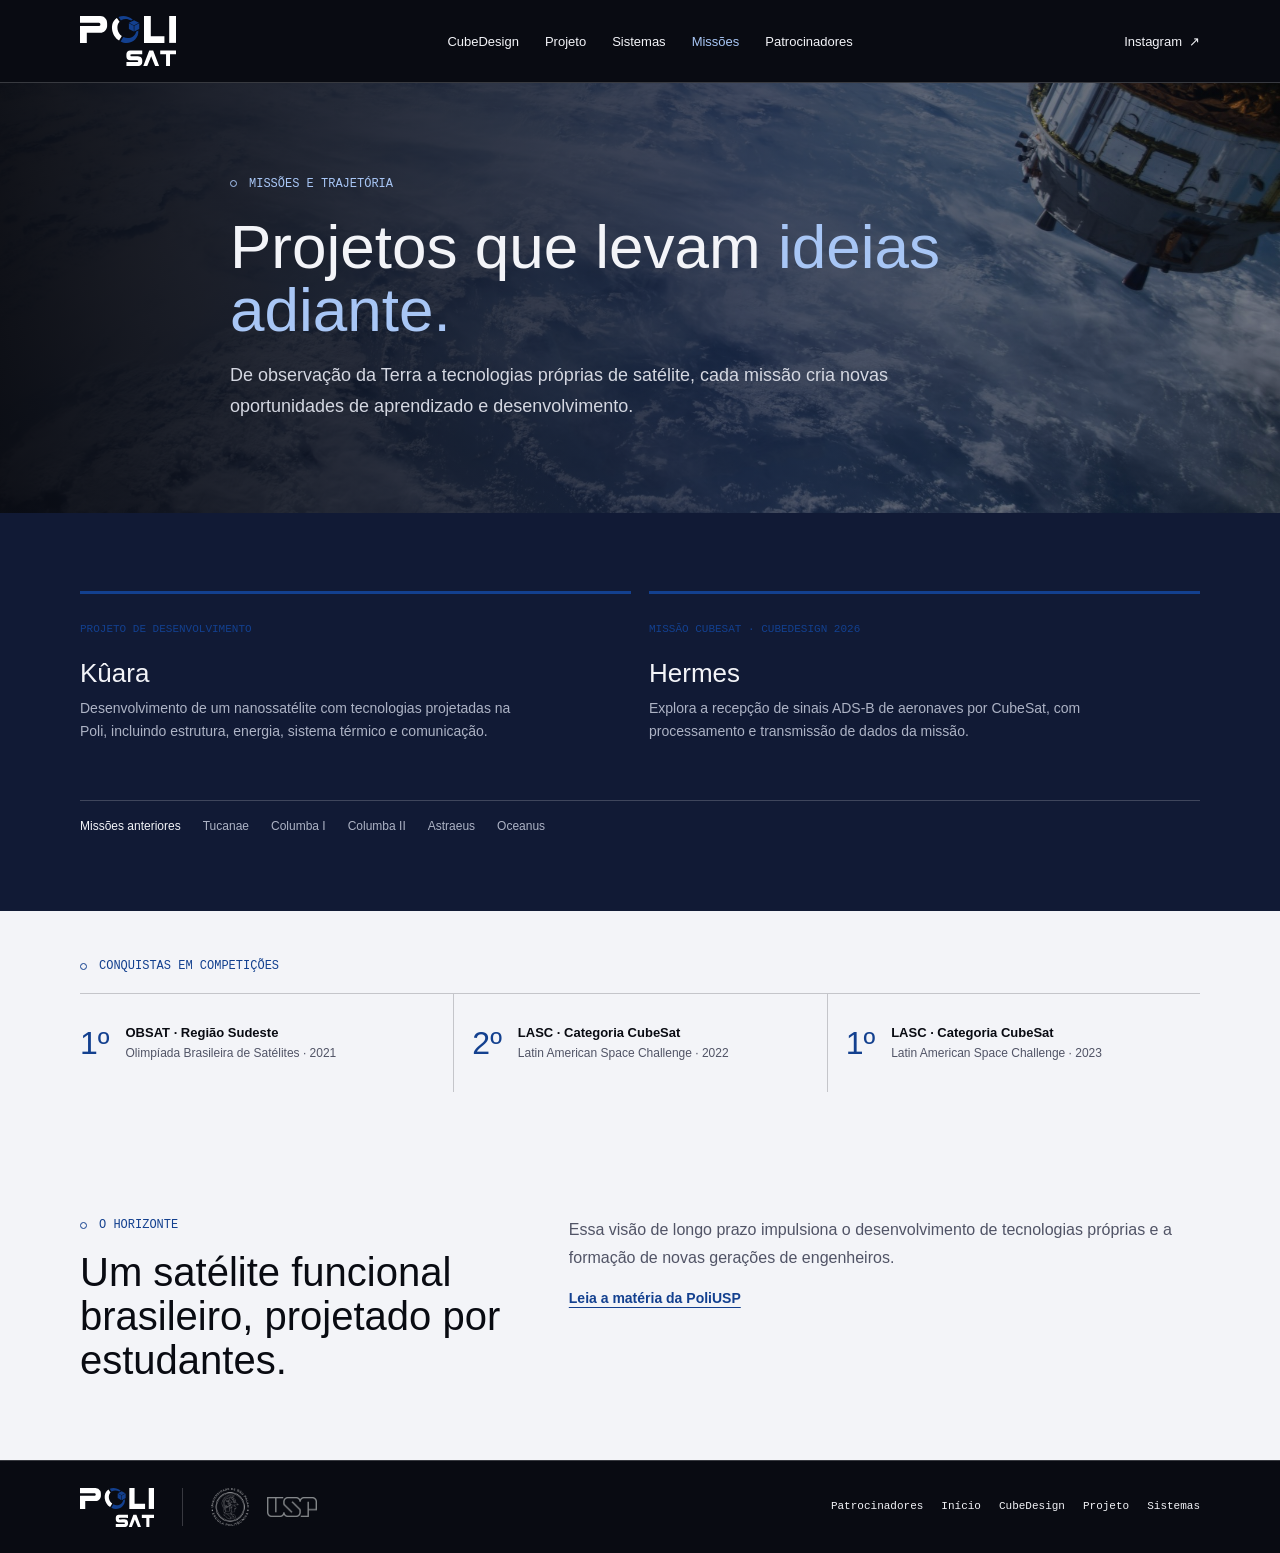
<file: missoes/index.html>
<!doctype html>
<html lang="pt-BR">
<head>
  <meta charset="utf-8">
  <meta name="viewport" content="width=device-width, initial-scale=1">
  <meta name="theme-color" content="#090b12">
  <meta http-equiv="Content-Security-Policy" content="default-src 'self'; base-uri 'self'; object-src 'none'; frame-src 'none'; form-action 'self'; img-src 'self'; font-src 'self' https://fonts.gstatic.com; style-src 'self' 'unsafe-inline' https://fonts.googleapis.com; script-src 'self'; connect-src 'self' https://fonts.googleapis.com https://fonts.gstatic.com; upgrade-insecure-requests">
  <meta name="referrer" content="strict-origin-when-cross-origin">
  <meta name="description" content="Conheça as missões atuais e a trajetória de projetos do PoliSat.">
  <title>Missões | PoliSat</title>
  <link rel="icon" type="image/svg+xml" href="../assets/polisat-favicon.svg">
  <link rel="preconnect" href="https://fonts.googleapis.com">
  <link rel="preconnect" href="https://fonts.gstatic.com" crossorigin>
  <link href="https://fonts.googleapis.com/css2?family=DM+Mono:wght@400;500&family=Space+Grotesk:wght@400;500;600;700&display=swap" rel="stylesheet">
  <link rel="stylesheet" href="../assets/section-pages.css?v=2">
</head>
<body>
  <header class="site-header">
    <div class="wrap header-inner">
      <a class="brand" href="../inicio/" aria-label="PoliSat, início"><img class="brand-logo" src="../assets/polisat-logo.svg" alt="PoliSat"></a>
      <button class="menu-toggle" type="button" aria-label="Abrir menu" aria-expanded="false" aria-controls="primary-nav"><span></span><span></span></button>
      <nav class="primary-nav" id="primary-nav" aria-label="Navegação principal">
        <a href="../inicio/#cubedesign">CubeDesign</a>
        <a href="../projeto/">Projeto</a>
        <a href="../sistemas/">Sistemas</a>
        <a href="./" aria-current="page">Missões</a>
        <a href="../patrocinadores/">Patrocinadores</a>
      </nav>
      <a class="header-social" href="https://www.instagram.com/polisat.usp/" target="_blank" rel="noopener noreferrer">Instagram</a>
    </div>
  </header>

  <main>
    <section class="page-hero" aria-labelledby="page-title">
      <div class="wrap page-hero-content">
        <p class="eyebrow">Missões e trajetória</p>
        <h1 id="page-title">Projetos que levam <span>ideias adiante.</span></h1>
        <p class="page-lead">De observação da Terra a tecnologias próprias de satélite, cada missão cria novas oportunidades de aprendizado e desenvolvimento.</p>
      </div>
    </section>

    <section class="content-section section-dark" aria-label="Missões atuais">
      <div class="wrap">
        <div class="mission-list">
          <article class="mission">
            <span class="mission-label">Projeto de desenvolvimento</span>
            <h3>Kûara</h3>
            <p>Desenvolvimento de um nanossatélite com tecnologias projetadas na Poli, incluindo estrutura, energia, sistema térmico e comunicação.</p>
          </article>
          <article class="mission">
            <span class="mission-label">Missão CubeSat · CubeDesign 2026</span>
            <h3>Hermes</h3>
            <p>Explora a recepção de sinais ADS-B de aeronaves por CubeSat, com processamento e transmissão de dados da missão.</p>
          </article>
        </div>
        <div class="mission-history" aria-label="Missões anteriores">
          <strong>Missões anteriores</strong>
          <span>Tucanae</span>
          <span>Columba I</span>
          <span>Columba II</span>
          <span>Astraeus</span>
          <span>Oceanus</span>
        </div>
      </div>
    </section>

    <section class="results" aria-labelledby="results-title">
      <div class="wrap">
        <p class="eyebrow" id="results-title">Conquistas em competições</p>
        <div class="results-list">
          <div class="result"><span class="result-place">1º</span><p><strong>OBSAT · Região Sudeste</strong>Olimpíada Brasileira de Satélites · 2021</p></div>
          <div class="result"><span class="result-place">2º</span><p><strong>LASC · Categoria CubeSat</strong>Latin American Space Challenge · 2022</p></div>
          <div class="result"><span class="result-place">1º</span><p><strong>LASC · Categoria CubeSat</strong>Latin American Space Challenge · 2023</p></div>
        </div>
      </div>
    </section>

    <section class="content-section section-light" aria-labelledby="vision-title">
      <div class="wrap section-grid">
        <div>
          <p class="eyebrow">O horizonte</p>
          <h2 id="vision-title">Um satélite funcional brasileiro, projetado por estudantes.</h2>
        </div>
        <div>
          <p class="section-copy">Essa visão de longo prazo impulsiona o desenvolvimento de tecnologias próprias e a formação de novas gerações de engenheiros.</p>
          <a class="text-link" href="https://www.poli.usp.br/noticias/oportunidades/oportunidades-graduacao/estao-abertas-as-inscricoes-para-o-polisat-grupo-de-desenvolvimento-de-satelites-da-poli/" target="_blank" rel="noopener noreferrer">Leia a matéria da PoliUSP</a>
        </div>
      </div>
    </section>
  </main>

  <footer class="site-footer">
    <div class="wrap footer-inner">
      <div class="footer-brands">
        <a class="brand" href="../inicio/"><img class="footer-brand-logo" src="../assets/polisat-logo.svg" alt="PoliSat"></a>
        <div class="footer-institutions" aria-label="Instituições">
          <a href="https://www.poli.usp.br/" target="_blank" rel="noopener noreferrer"><img src="../assets/logo-poli.png" alt="Escola Politécnica da USP" width="220" height="219" loading="lazy"></a>
          <a href="https://www.usp.br/" target="_blank" rel="noopener noreferrer"><img class="logo-usp" src="../assets/logo-usp.png" alt="Universidade de São Paulo" width="200" height="81" loading="lazy"></a>
        </div>
      </div>
      <div class="footer-links">
        <a href="../patrocinadores/">Patrocinadores</a>
        <a href="../inicio/">Início</a>
        <a href="../inicio/#cubedesign">CubeDesign</a>
        <a href="../projeto/">Projeto</a>
        <a href="../sistemas/">Sistemas</a>
      </div>
    </div>
  </footer>
  <script src="../script.js?v=4" defer></script>
</body>
</html>
</file>
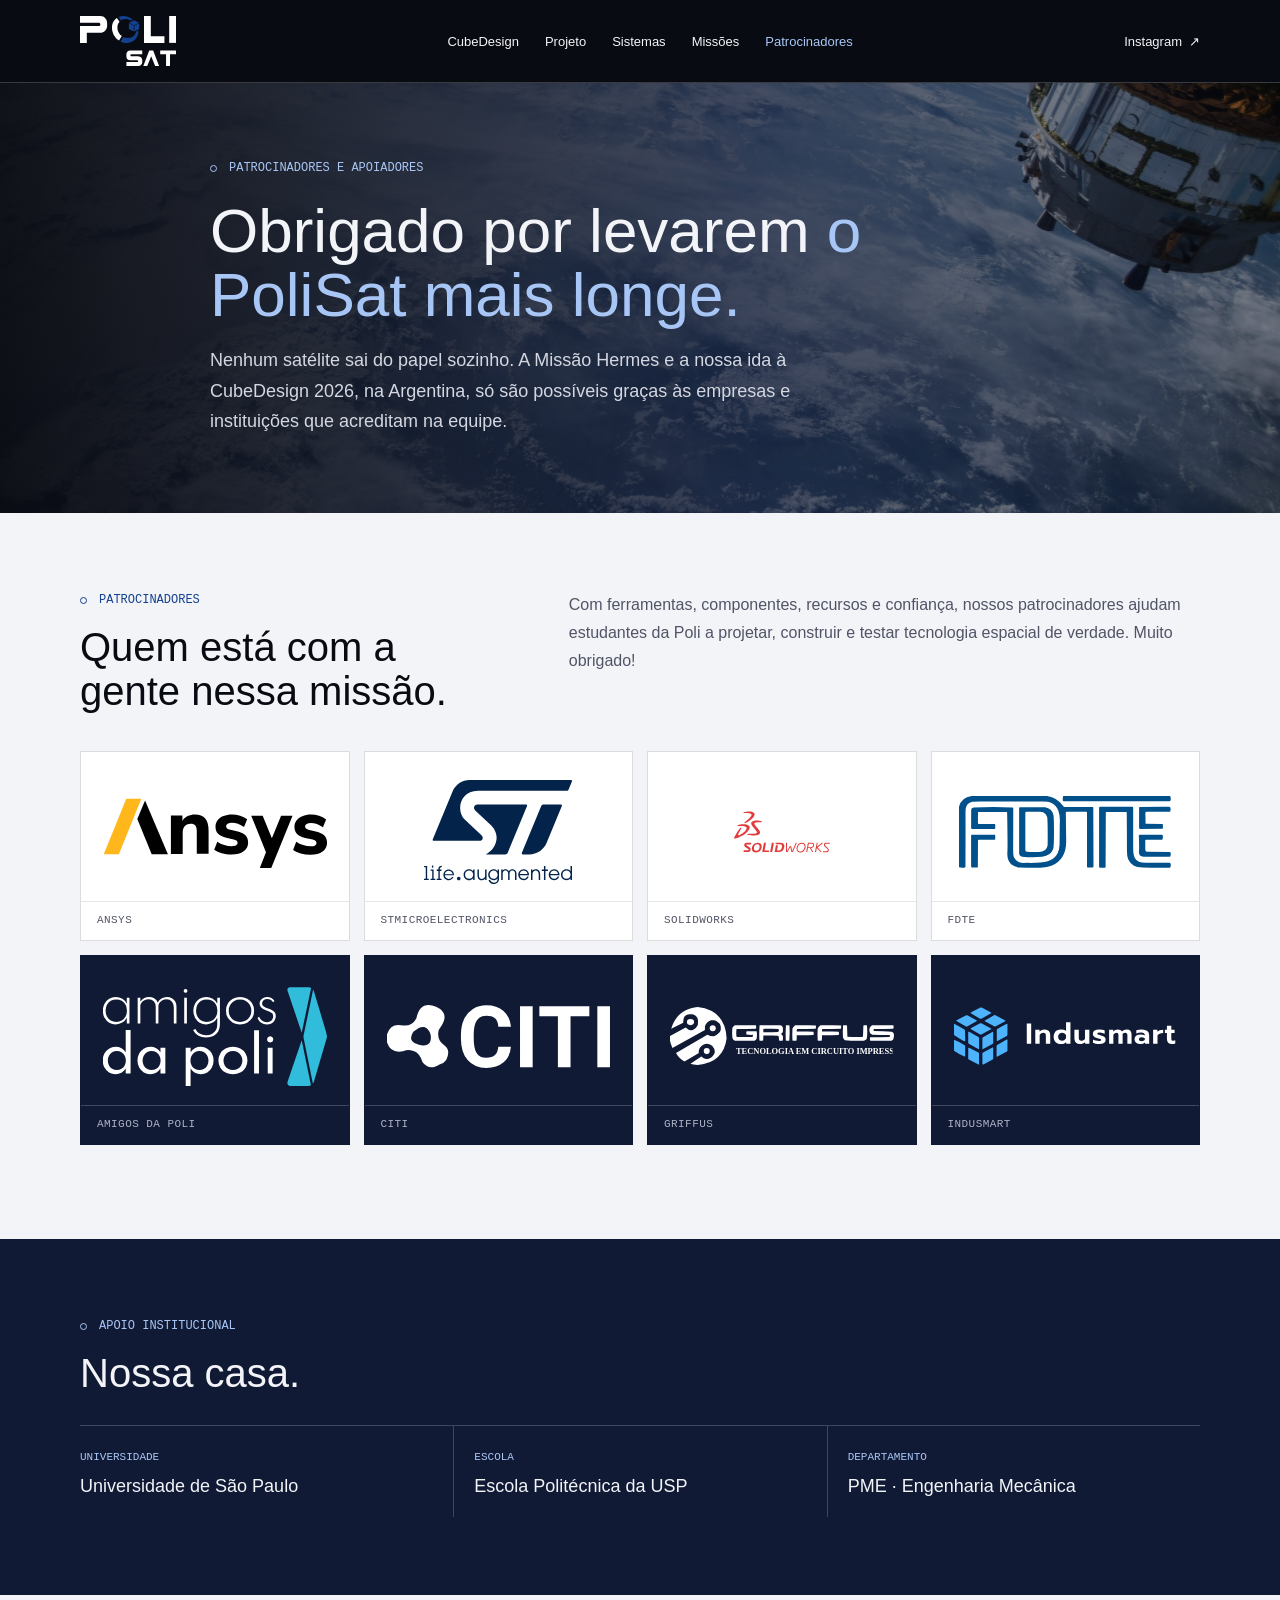
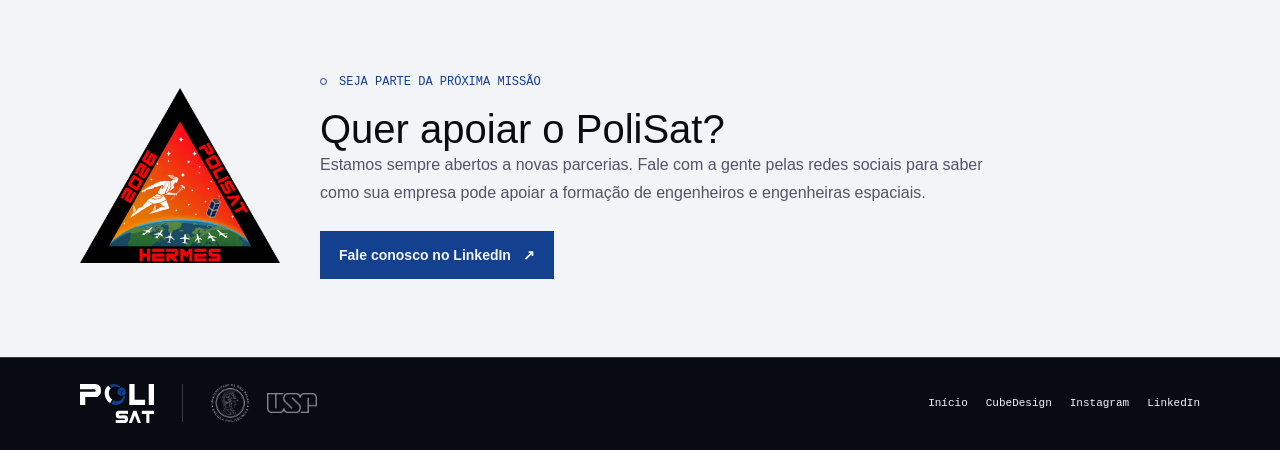
<file: patrocinadores/index.html>
<!doctype html>
<html lang="pt-BR">
<head>
  <meta charset="utf-8">
  <meta name="viewport" content="width=device-width, initial-scale=1">
  <meta name="theme-color" content="#090b12">
  <meta http-equiv="Content-Security-Policy" content="default-src 'self'; base-uri 'self'; object-src 'none'; frame-src 'none'; form-action 'self'; img-src 'self'; font-src 'self' https://fonts.gstatic.com; style-src 'self' 'unsafe-inline' https://fonts.googleapis.com; script-src 'self'; connect-src 'self' https://fonts.googleapis.com https://fonts.gstatic.com; upgrade-insecure-requests">
  <meta name="referrer" content="strict-origin-when-cross-origin">
  <meta name="description" content="Agradecimento do PoliSat às empresas e instituições que apoiam a equipe e a Missão Hermes.">
  <title>Patrocinadores | PoliSat</title>
  <link rel="icon" type="image/svg+xml" href="../assets/polisat-favicon.svg">
  <link rel="preconnect" href="https://fonts.googleapis.com">
  <link rel="preconnect" href="https://fonts.gstatic.com" crossorigin>
  <link href="https://fonts.googleapis.com/css2?family=DM+Mono:wght@400;500&family=Space+Grotesk:wght@400;500;600;700&display=swap" rel="stylesheet">
  <link rel="stylesheet" href="../assets/section-pages.css?v=2">
  <style>
    .thanks-hero .page-hero-content { max-width: 860px; }
    .sponsor-grid { display: grid; grid-template-columns: repeat(4, 1fr); gap: 14px; margin-top: 38px; padding: 0; list-style: none; }
    .sponsor { display: grid; grid-template-rows: 1fr auto; min-height: 190px; border: 1px solid rgba(9, 11, 18, .14); background: #fff; }
    .sponsor-logo { display: grid; place-items: center; padding: 26px 22px 14px; }
    .sponsor-logo img { display: block; width: auto; max-width: 100%; height: auto; max-height: 72px; }
    .sponsor-logo img.square { max-height: 104px; }
    .sponsor-name { padding: 10px 16px 12px; border-top: 1px solid rgba(9, 11, 18, .1); color: #515466; font: 400 11px/1.5 var(--mono); text-transform: uppercase; letter-spacing: .04em; }
    .sponsor.on-dark { border-color: transparent; background: var(--navy); }
    .sponsor.on-dark .sponsor-name { border-color: var(--line); color: var(--muted); }
    .support-list { display: grid; grid-template-columns: repeat(3, 1fr); margin: 30px 0 0; padding: 0; list-style: none; border-top: 1px solid var(--line); }
    .support { padding: 20px 20px 20px 0; }
    .support + .support { padding-left: 20px; border-left: 1px solid var(--line); }
    .support span { color: var(--blue-light); font: 400 11px/1.5 var(--mono); text-transform: uppercase; }
    .support strong { display: block; margin-top: 10px; font-size: 18px; font-weight: 500; }
    .thanks-note { display: grid; grid-template-columns: 200px 1fr; gap: 40px; align-items: center; }
    .thanks-note img { display: block; width: 100%; height: auto; }
    .button { display: inline-flex; min-height: 48px; align-items: center; gap: 12px; margin-top: 24px; padding: 0 18px; border: 1px solid var(--blue); background: var(--blue); color: var(--white); font-size: 14px; font-weight: 600; text-decoration: none; transition: background 160ms ease, color 160ms ease, border-color 160ms ease; }
    .button::after { content: "↗"; }
    .button:hover { border-color: var(--navy); background: var(--navy); }
    @media (max-width: 900px) { .sponsor-grid { grid-template-columns: repeat(2, 1fr); } }
    @media (max-width: 800px) {
      .support-list { grid-template-columns: 1fr; }
      .support + .support { padding-left: 0; border-left: 0; border-top: 1px solid var(--line); }
      .thanks-note { grid-template-columns: 1fr; gap: 24px; }
      .thanks-note img { width: 160px; }
    }
    @media (max-width: 420px) { .sponsor { min-height: 150px; } .sponsor-logo { padding: 18px 14px 10px; } }
  </style>
</head>
<body>
  <header class="site-header">
    <div class="wrap header-inner">
      <a class="brand" href="../inicio/" aria-label="PoliSat, início"><img class="brand-logo" src="../assets/polisat-logo.svg" alt="PoliSat"></a>
      <button class="menu-toggle" type="button" aria-label="Abrir menu" aria-expanded="false" aria-controls="primary-nav"><span></span><span></span></button>
      <nav class="primary-nav" id="primary-nav" aria-label="Navegação principal">
        <a href="../inicio/#cubedesign">CubeDesign</a>
        <a href="../projeto/">Projeto</a>
        <a href="../sistemas/">Sistemas</a>
        <a href="../missoes/">Missões</a>
        <a href="./" aria-current="page">Patrocinadores</a>
      </nav>
      <a class="header-social" href="https://www.instagram.com/polisat.usp/" target="_blank" rel="noopener noreferrer">Instagram</a>
    </div>
  </header>

  <main>
    <section class="page-hero thanks-hero" aria-labelledby="page-title">
      <div class="wrap page-hero-content">
        <p class="eyebrow">Patrocinadores e apoiadores</p>
        <h1 id="page-title">Obrigado por levarem <span>o PoliSat mais longe.</span></h1>
        <p class="page-lead">Nenhum satélite sai do papel sozinho. A Missão Hermes e a nossa ida à CubeDesign 2026, na Argentina, só são possíveis graças às empresas e instituições que acreditam na equipe.</p>
      </div>
    </section>

    <section class="content-section section-light" aria-labelledby="sponsors-title">
      <div class="wrap">
        <div class="section-grid">
          <div>
            <p class="eyebrow">Patrocinadores</p>
            <h2 id="sponsors-title">Quem está com a gente nessa missão.</h2>
          </div>
          <p class="section-copy">Com ferramentas, componentes, recursos e confiança, nossos patrocinadores ajudam estudantes da Poli a projetar, construir e testar tecnologia espacial de verdade. Muito obrigado!</p>
        </div>
        <ul class="sponsor-grid">
          <li class="sponsor"><div class="sponsor-logo"><img src="../assets/patrocinadores/ansys.svg" alt="Ansys" loading="lazy"></div><span class="sponsor-name">Ansys</span></li>
          <li class="sponsor"><div class="sponsor-logo"><img class="square" src="../assets/patrocinadores/st.svg" alt="STMicroelectronics" loading="lazy"></div><span class="sponsor-name">STMicroelectronics</span></li>
          <li class="sponsor"><div class="sponsor-logo"><img class="square" src="../assets/patrocinadores/solidworks.svg" alt="SolidWorks" loading="lazy"></div><span class="sponsor-name">SolidWorks</span></li>
          <li class="sponsor"><div class="sponsor-logo"><img src="../assets/patrocinadores/fdte.svg" alt="FDTE" loading="lazy"></div><span class="sponsor-name">FDTE</span></li>
          <li class="sponsor on-dark"><div class="sponsor-logo"><img class="square" src="../assets/patrocinadores/adp.svg" alt="Amigos da Poli" loading="lazy"></div><span class="sponsor-name">Amigos da Poli</span></li>
          <li class="sponsor on-dark"><div class="sponsor-logo"><img src="../assets/patrocinadores/citi.svg" alt="CITI" loading="lazy"></div><span class="sponsor-name">CITI</span></li>
          <li class="sponsor on-dark"><div class="sponsor-logo"><img src="../assets/patrocinadores/griffus.svg" alt="Griffus" loading="lazy"></div><span class="sponsor-name">Griffus</span></li>
          <li class="sponsor on-dark"><div class="sponsor-logo"><img src="../assets/patrocinadores/indusmart.svg" alt="Indusmart" loading="lazy"></div><span class="sponsor-name">Indusmart</span></li>
        </ul>
      </div>
    </section>

    <section class="content-section section-dark" aria-labelledby="support-title">
      <div class="wrap">
        <p class="eyebrow">Apoio institucional</p>
        <h2 id="support-title">Nossa casa.</h2>
        <ul class="support-list">
          <li class="support"><span>Universidade</span><strong>Universidade de São Paulo</strong></li>
          <li class="support"><span>Escola</span><strong>Escola Politécnica da USP</strong></li>
          <li class="support"><span>Departamento</span><strong>PME · Engenharia Mecânica</strong></li>
        </ul>
      </div>
    </section>

    <section class="content-section section-light" aria-labelledby="join-title">
      <div class="wrap thanks-note">
        <img src="../assets/hermes-mission-patch.webp" alt="Patch da Missão Hermes 2026 do PoliSat" width="720" height="630" loading="lazy">
        <div>
          <p class="eyebrow">Seja parte da próxima missão</p>
          <h2 id="join-title">Quer apoiar o PoliSat?</h2>
          <p class="section-copy">Estamos sempre abertos a novas parcerias. Fale com a gente pelas redes sociais para saber como sua empresa pode apoiar a formação de engenheiros e engenheiras espaciais.</p>
          <a class="button" href="https://www.linkedin.com/company/polisat-usp/" target="_blank" rel="noopener noreferrer">Fale conosco no LinkedIn</a>
        </div>
      </div>
    </section>
  </main>

  <footer class="site-footer">
    <div class="wrap footer-inner">
      <div class="footer-brands">
        <a class="brand" href="../inicio/"><img class="footer-brand-logo" src="../assets/polisat-logo.svg" alt="PoliSat"></a>
        <div class="footer-institutions" aria-label="Instituições">
          <a href="https://www.poli.usp.br/" target="_blank" rel="noopener noreferrer"><img src="../assets/logo-poli.png" alt="Escola Politécnica da USP" width="220" height="219" loading="lazy"></a>
          <a href="https://www.usp.br/" target="_blank" rel="noopener noreferrer"><img class="logo-usp" src="../assets/logo-usp.png" alt="Universidade de São Paulo" width="200" height="81" loading="lazy"></a>
        </div>
      </div>
      <div class="footer-links">
        <a href="../inicio/">Início</a>
        <a href="../inicio/#cubedesign">CubeDesign</a>
        <a href="https://www.instagram.com/polisat.usp/" target="_blank" rel="noopener noreferrer">Instagram</a>
        <a href="https://www.linkedin.com/company/polisat-usp/" target="_blank" rel="noopener noreferrer">LinkedIn</a>
      </div>
    </div>
  </footer>
  <script src="../script.js?v=4" defer></script>
</body>
</html>
</file>
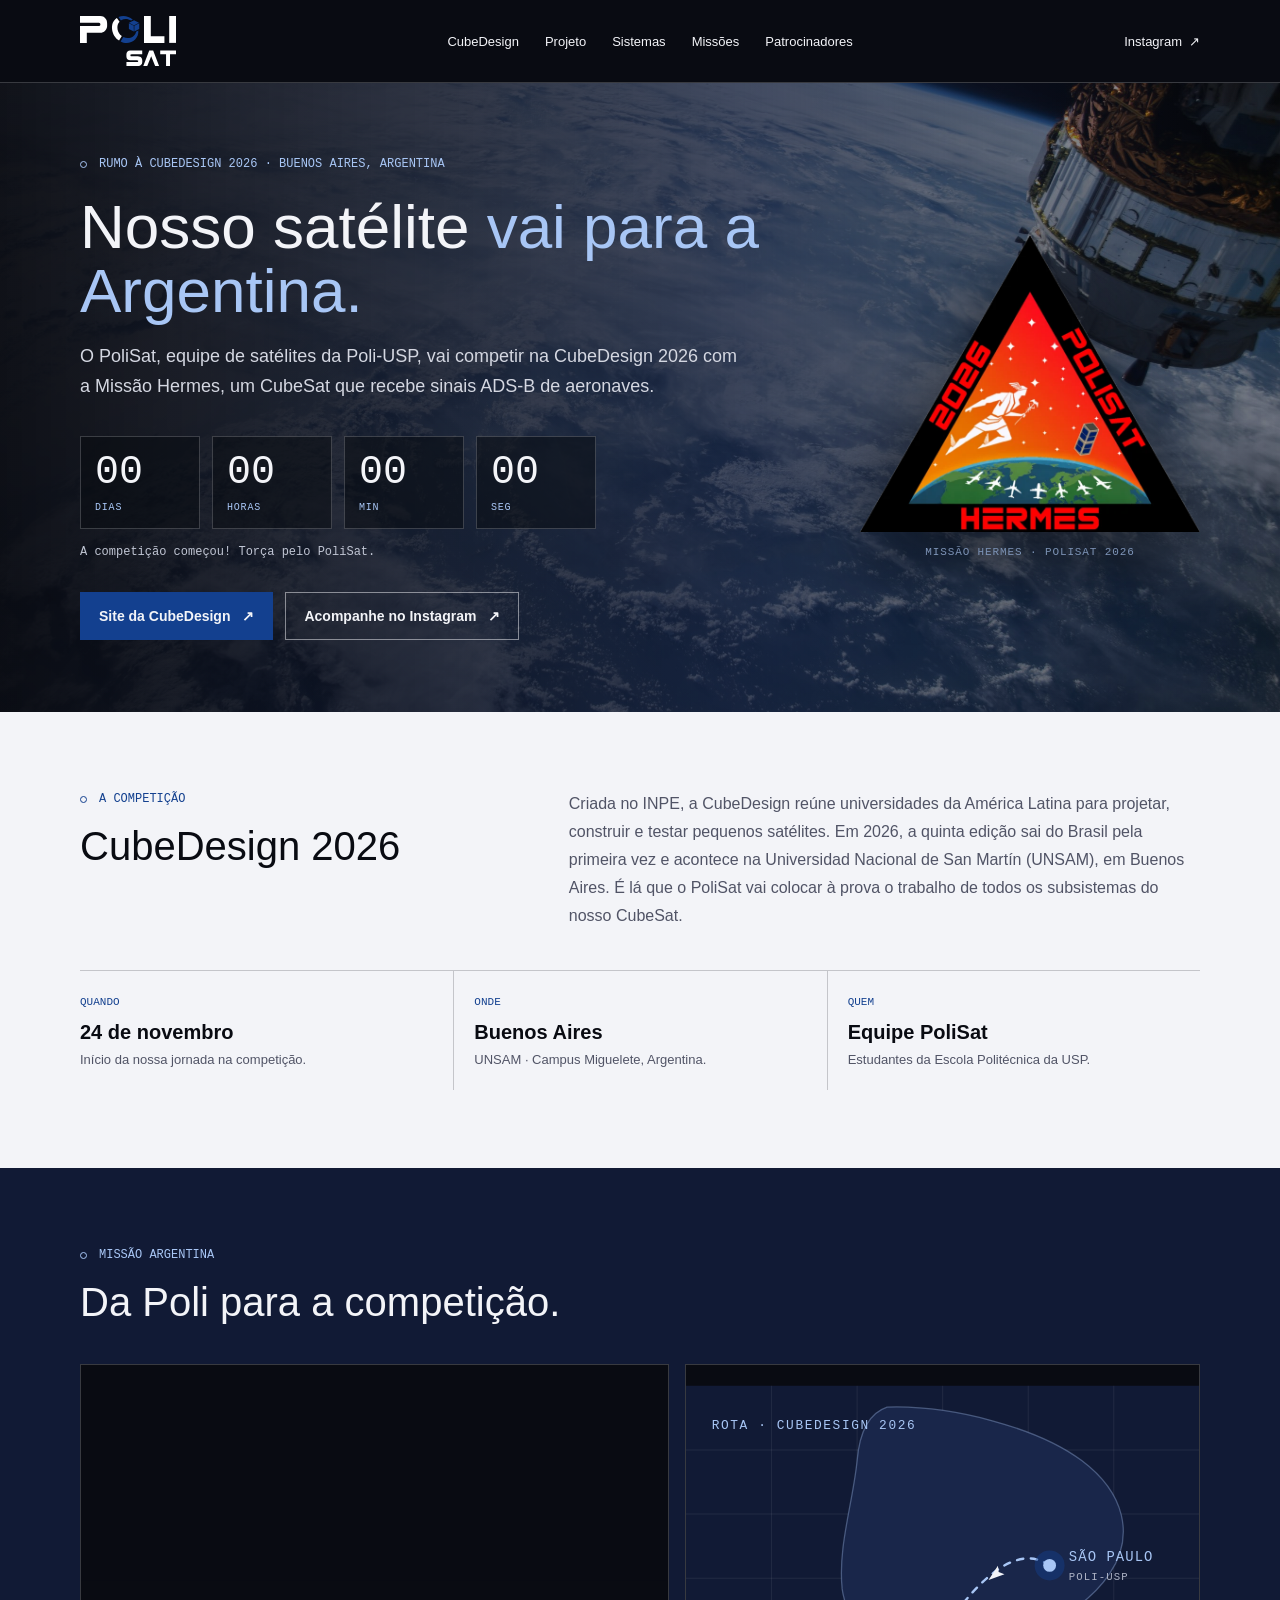
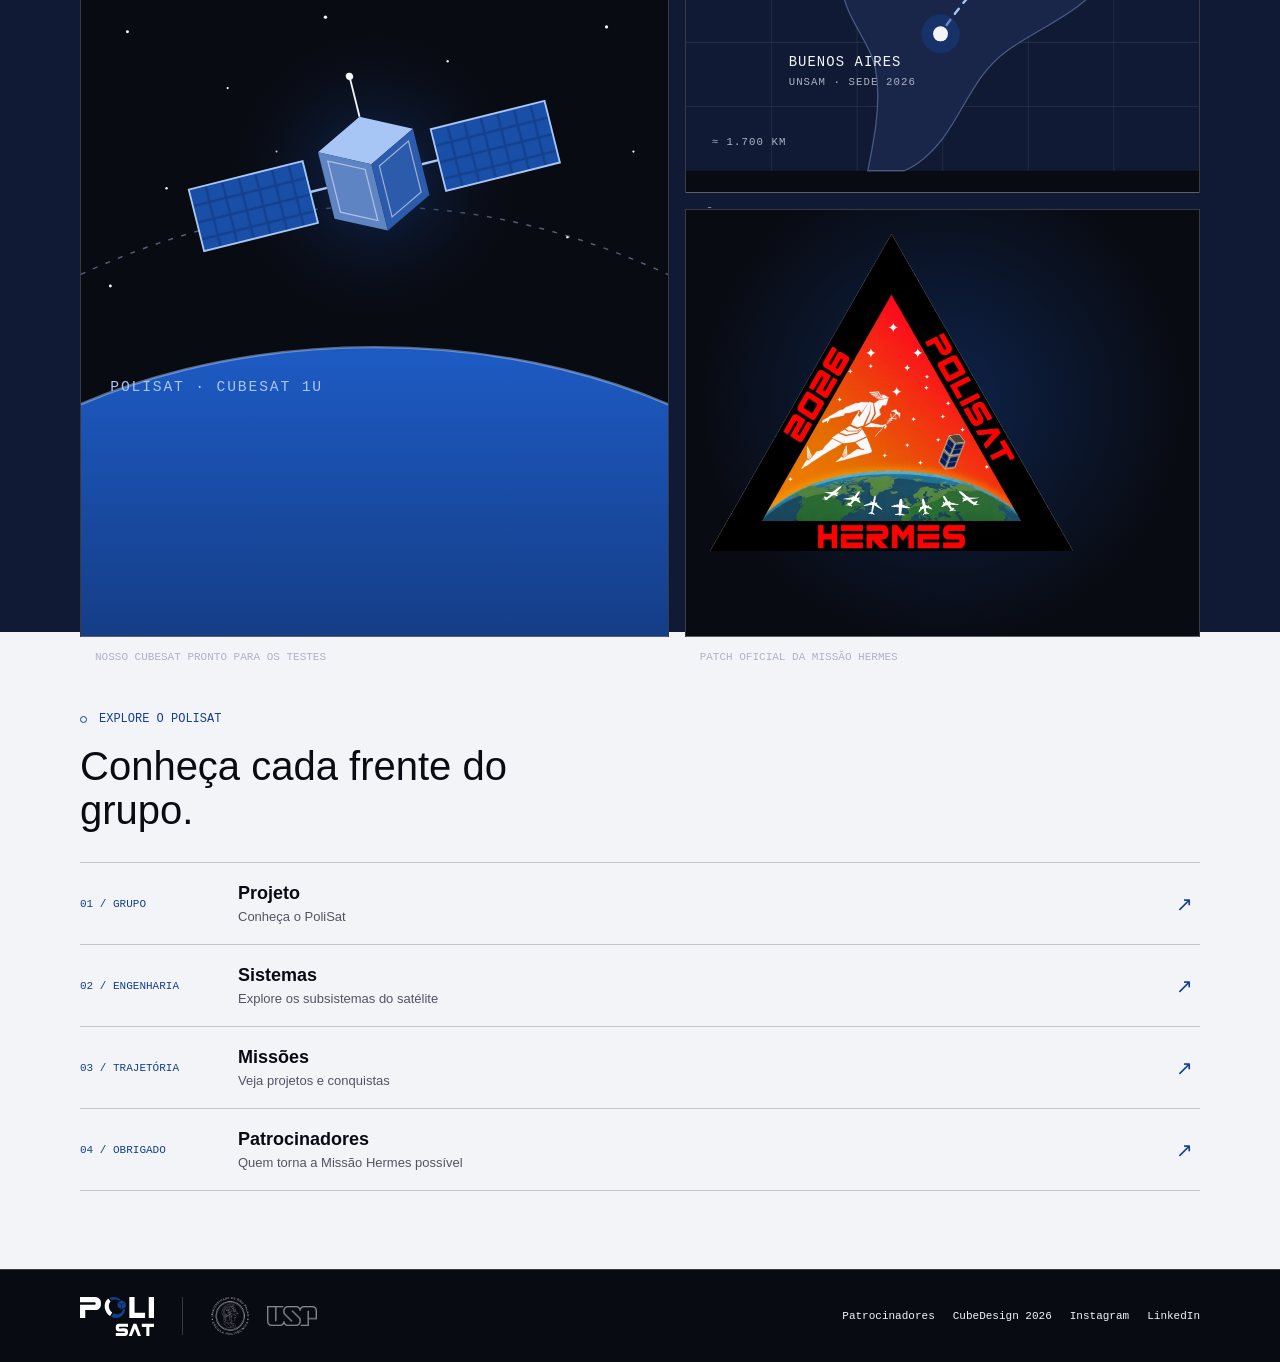
<file: processo-seletivo/index.html>
<!doctype html>
<html lang="pt-BR">
<head>
  <meta charset="utf-8">
  <meta name="viewport" content="width=device-width, initial-scale=1">
  <meta http-equiv="refresh" content="0; url=../inicio/">
  <meta name="robots" content="noindex">
  <title>PoliSat</title>
  <link rel="canonical" href="../inicio/">
</head>
<body>
  <p>O processo seletivo 2026.2 foi encerrado. <a href="../inicio/">Ir para a página inicial</a>.</p>
</body>
</html>
</file>
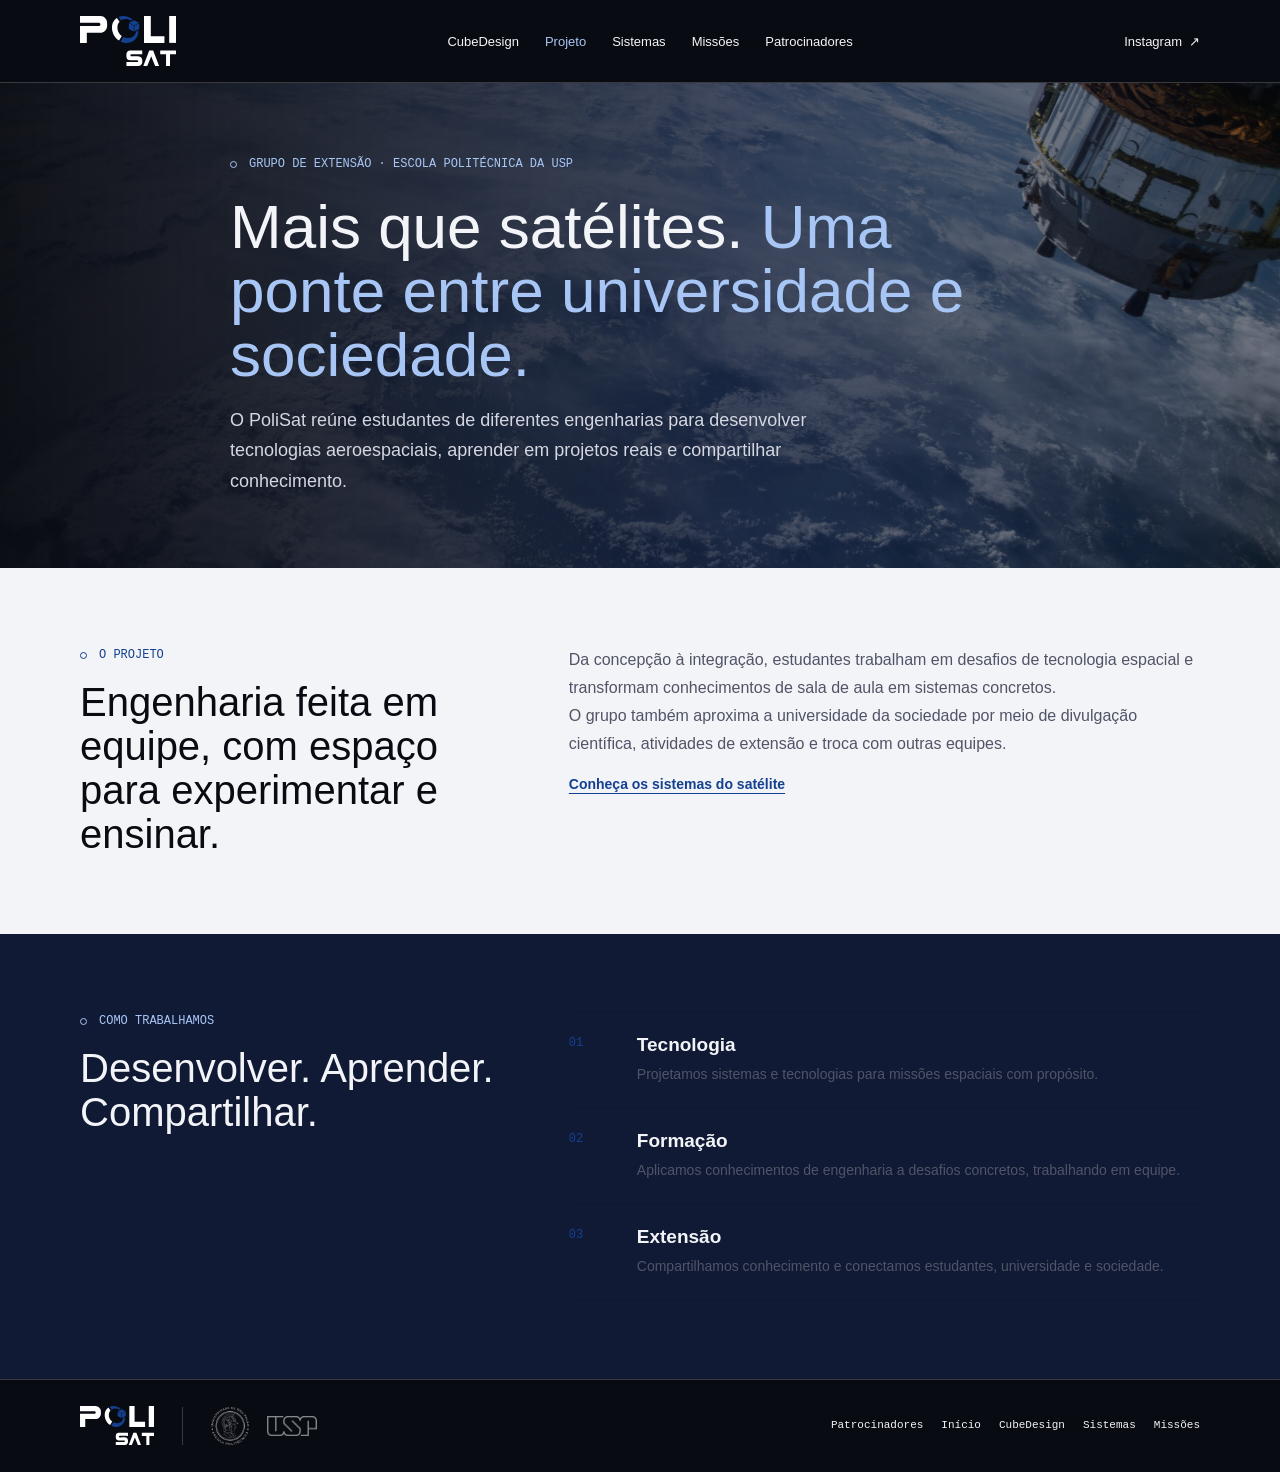
<file: projeto/index.html>
<!doctype html>
<html lang="pt-BR">
<head>
  <meta charset="utf-8">
  <meta name="viewport" content="width=device-width, initial-scale=1">
  <meta name="theme-color" content="#090b12">
  <meta http-equiv="Content-Security-Policy" content="default-src 'self'; base-uri 'self'; object-src 'none'; frame-src 'none'; form-action 'self'; img-src 'self'; font-src 'self' https://fonts.gstatic.com; style-src 'self' 'unsafe-inline' https://fonts.googleapis.com; script-src 'self'; connect-src 'self' https://fonts.googleapis.com https://fonts.gstatic.com; upgrade-insecure-requests">
  <meta name="referrer" content="strict-origin-when-cross-origin">
  <meta name="description" content="Conheça o PoliSat, grupo de extensão da Escola Politécnica da USP dedicado a tecnologia espacial e formação.">
  <title>Projeto | PoliSat</title>
  <link rel="icon" type="image/svg+xml" href="../assets/polisat-favicon.svg">
  <link rel="preconnect" href="https://fonts.googleapis.com">
  <link rel="preconnect" href="https://fonts.gstatic.com" crossorigin>
  <link href="https://fonts.googleapis.com/css2?family=DM+Mono:wght@400;500&family=Space+Grotesk:wght@400;500;600;700&display=swap" rel="stylesheet">
  <link rel="stylesheet" href="../assets/section-pages.css?v=2">
</head>
<body>
  <header class="site-header">
    <div class="wrap header-inner">
      <a class="brand" href="../inicio/" aria-label="PoliSat, início"><img class="brand-logo" src="../assets/polisat-logo.svg" alt="PoliSat"></a>
      <button class="menu-toggle" type="button" aria-label="Abrir menu" aria-expanded="false" aria-controls="primary-nav"><span></span><span></span></button>
      <nav class="primary-nav" id="primary-nav" aria-label="Navegação principal">
        <a href="../inicio/#cubedesign">CubeDesign</a>
        <a href="./" aria-current="page">Projeto</a>
        <a href="../sistemas/">Sistemas</a>
        <a href="../missoes/">Missões</a>
        <a href="../patrocinadores/">Patrocinadores</a>
      </nav>
      <a class="header-social" href="https://www.instagram.com/polisat.usp/" target="_blank" rel="noopener noreferrer">Instagram</a>
    </div>
  </header>

  <main>
    <section class="page-hero" aria-labelledby="page-title">
      <div class="wrap page-hero-content">
        <p class="eyebrow">Grupo de extensão · Escola Politécnica da USP</p>
        <h1 id="page-title">Mais que satélites. <span>Uma ponte entre universidade e sociedade.</span></h1>
        <p class="page-lead">O PoliSat reúne estudantes de diferentes engenharias para desenvolver tecnologias aeroespaciais, aprender em projetos reais e compartilhar conhecimento.</p>
      </div>
    </section>

    <section class="content-section section-light" aria-labelledby="purpose-title">
      <div class="wrap section-grid">
        <div>
          <p class="eyebrow">O projeto</p>
          <h2 id="purpose-title">Engenharia feita em equipe, com espaço para experimentar e ensinar.</h2>
        </div>
        <div>
          <p class="section-copy">Da concepção à integração, estudantes trabalham em desafios de tecnologia espacial e transformam conhecimentos de sala de aula em sistemas concretos.</p>
          <p class="section-copy">O grupo também aproxima a universidade da sociedade por meio de divulgação científica, atividades de extensão e troca com outras equipes.</p>
          <a class="text-link" href="../sistemas/">Conheça os sistemas do satélite</a>
        </div>
      </div>
    </section>

    <section class="content-section section-dark" aria-labelledby="pillars-title">
      <div class="wrap section-grid">
        <div>
          <p class="eyebrow">Como trabalhamos</p>
          <h2 id="pillars-title">Desenvolver. Aprender. Compartilhar.</h2>
        </div>
        <ol class="detail-list">
          <li class="detail">
            <span class="detail-number">01</span>
            <div><h3>Tecnologia</h3><p>Projetamos sistemas e tecnologias para missões espaciais com propósito.</p></div>
          </li>
          <li class="detail">
            <span class="detail-number">02</span>
            <div><h3>Formação</h3><p>Aplicamos conhecimentos de engenharia a desafios concretos, trabalhando em equipe.</p></div>
          </li>
          <li class="detail">
            <span class="detail-number">03</span>
            <div><h3>Extensão</h3><p>Compartilhamos conhecimento e conectamos estudantes, universidade e sociedade.</p></div>
          </li>
        </ol>
      </div>
    </section>
  </main>

  <footer class="site-footer">
    <div class="wrap footer-inner">
      <div class="footer-brands">
        <a class="brand" href="../inicio/"><img class="footer-brand-logo" src="../assets/polisat-logo.svg" alt="PoliSat"></a>
        <div class="footer-institutions" aria-label="Instituições">
          <a href="https://www.poli.usp.br/" target="_blank" rel="noopener noreferrer"><img src="../assets/logo-poli.png" alt="Escola Politécnica da USP" width="220" height="219" loading="lazy"></a>
          <a href="https://www.usp.br/" target="_blank" rel="noopener noreferrer"><img class="logo-usp" src="../assets/logo-usp.png" alt="Universidade de São Paulo" width="200" height="81" loading="lazy"></a>
        </div>
      </div>
      <div class="footer-links">
        <a href="../patrocinadores/">Patrocinadores</a>
        <a href="../inicio/">Início</a>
        <a href="../inicio/#cubedesign">CubeDesign</a>
        <a href="../sistemas/">Sistemas</a>
        <a href="../missoes/">Missões</a>
      </div>
    </div>
  </footer>
  <script src="../script.js?v=4" defer></script>
</body>
</html>
</file>
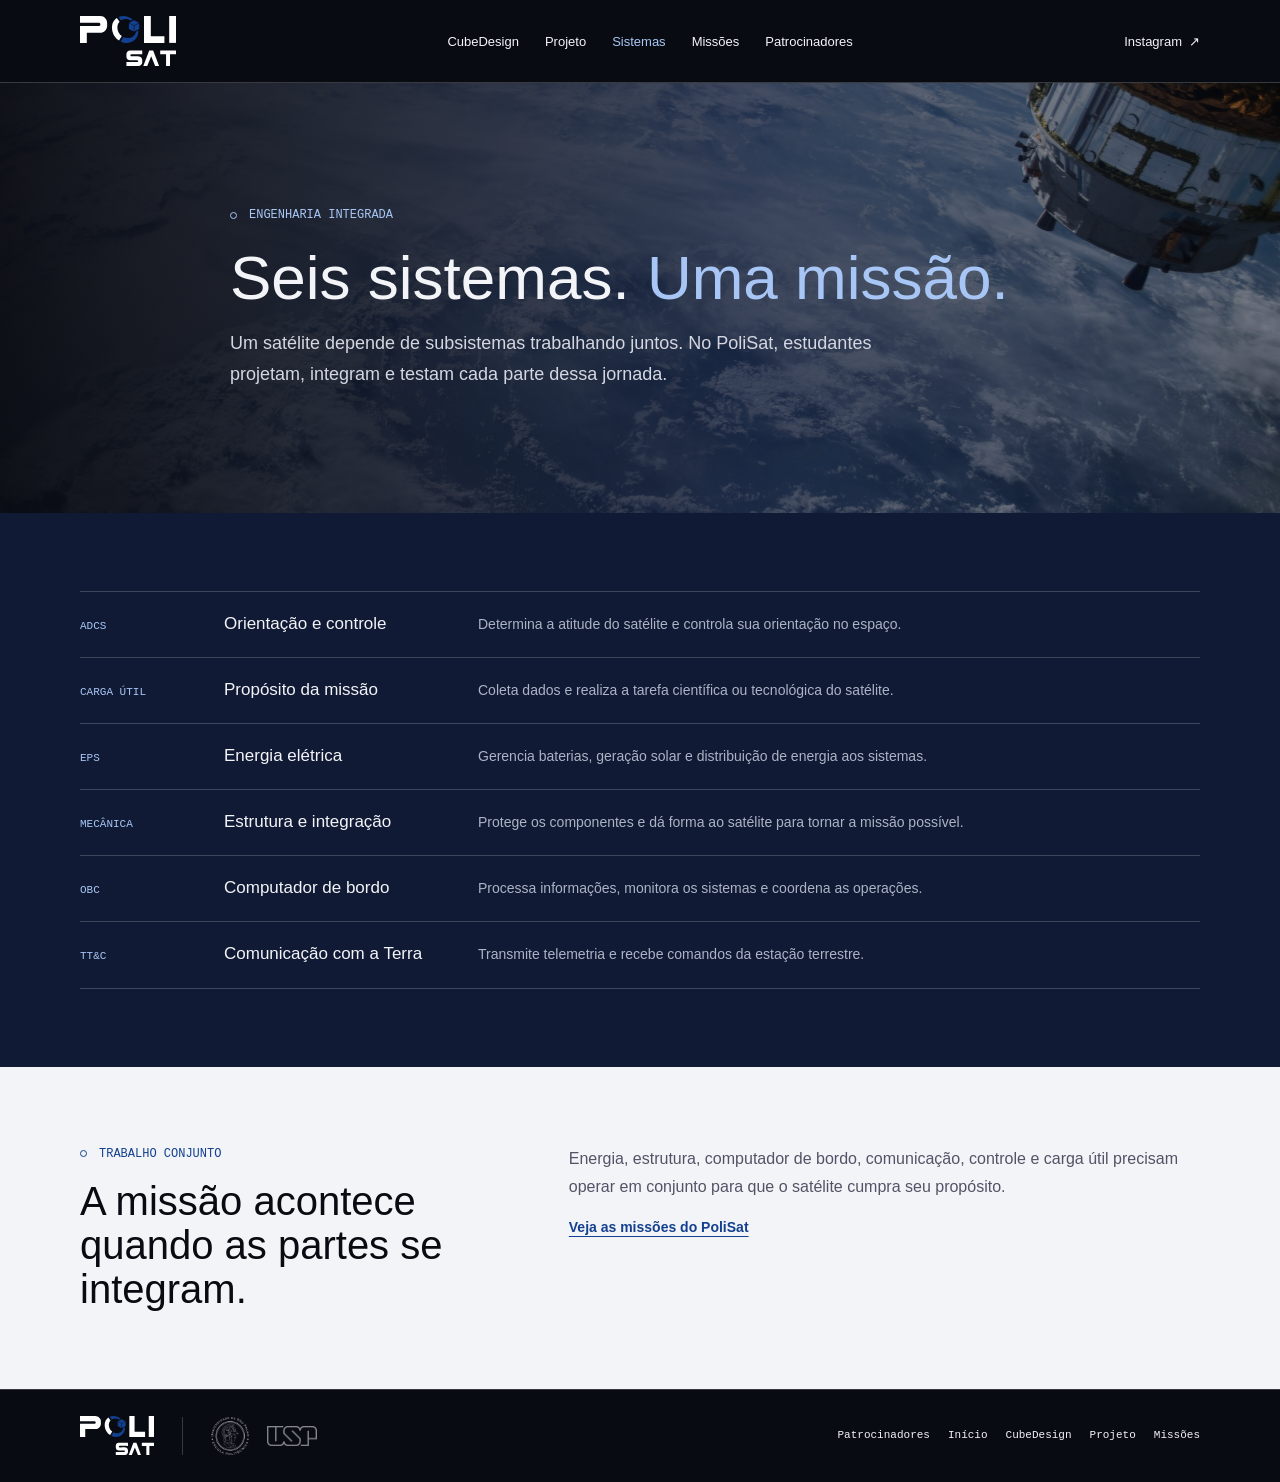
<file: sistemas/index.html>
<!doctype html>
<html lang="pt-BR">
<head>
  <meta charset="utf-8">
  <meta name="viewport" content="width=device-width, initial-scale=1">
  <meta name="theme-color" content="#090b12">
  <meta http-equiv="Content-Security-Policy" content="default-src 'self'; base-uri 'self'; object-src 'none'; frame-src 'none'; form-action 'self'; img-src 'self'; font-src 'self' https://fonts.gstatic.com; style-src 'self' 'unsafe-inline' https://fonts.googleapis.com; script-src 'self'; connect-src 'self' https://fonts.googleapis.com https://fonts.gstatic.com; upgrade-insecure-requests">
  <meta name="referrer" content="strict-origin-when-cross-origin">
  <meta name="description" content="Explore os subsistemas que trabalham juntos em uma missão espacial com o PoliSat.">
  <title>Sistemas | PoliSat</title>
  <link rel="icon" type="image/svg+xml" href="../assets/polisat-favicon.svg">
  <link rel="preconnect" href="https://fonts.googleapis.com">
  <link rel="preconnect" href="https://fonts.gstatic.com" crossorigin>
  <link href="https://fonts.googleapis.com/css2?family=DM+Mono:wght@400;500&family=Space+Grotesk:wght@400;500;600;700&display=swap" rel="stylesheet">
  <link rel="stylesheet" href="../assets/section-pages.css?v=2">
</head>
<body>
  <header class="site-header">
    <div class="wrap header-inner">
      <a class="brand" href="../inicio/" aria-label="PoliSat, início"><img class="brand-logo" src="../assets/polisat-logo.svg" alt="PoliSat"></a>
      <button class="menu-toggle" type="button" aria-label="Abrir menu" aria-expanded="false" aria-controls="primary-nav"><span></span><span></span></button>
      <nav class="primary-nav" id="primary-nav" aria-label="Navegação principal">
        <a href="../inicio/#cubedesign">CubeDesign</a>
        <a href="../projeto/">Projeto</a>
        <a href="./" aria-current="page">Sistemas</a>
        <a href="../missoes/">Missões</a>
        <a href="../patrocinadores/">Patrocinadores</a>
      </nav>
      <a class="header-social" href="https://www.instagram.com/polisat.usp/" target="_blank" rel="noopener noreferrer">Instagram</a>
    </div>
  </header>

  <main>
    <section class="page-hero" aria-labelledby="page-title">
      <div class="wrap page-hero-content">
        <p class="eyebrow">Engenharia integrada</p>
        <h1 id="page-title">Seis sistemas. <span>Uma missão.</span></h1>
        <p class="page-lead">Um satélite depende de subsistemas trabalhando juntos. No PoliSat, estudantes projetam, integram e testam cada parte dessa jornada.</p>
      </div>
    </section>

    <section class="content-section section-dark" aria-label="Subsistemas do satélite">
      <div class="wrap system-list">
        <article class="system-row">
          <span class="system-code">ADCS</span>
          <h3>Orientação e controle</h3>
          <p>Determina a atitude do satélite e controla sua orientação no espaço.</p>
        </article>
        <article class="system-row">
          <span class="system-code">CARGA ÚTIL</span>
          <h3>Propósito da missão</h3>
          <p>Coleta dados e realiza a tarefa científica ou tecnológica do satélite.</p>
        </article>
        <article class="system-row">
          <span class="system-code">EPS</span>
          <h3>Energia elétrica</h3>
          <p>Gerencia baterias, geração solar e distribuição de energia aos sistemas.</p>
        </article>
        <article class="system-row">
          <span class="system-code">MECÂNICA</span>
          <h3>Estrutura e integração</h3>
          <p>Protege os componentes e dá forma ao satélite para tornar a missão possível.</p>
        </article>
        <article class="system-row">
          <span class="system-code">OBC</span>
          <h3>Computador de bordo</h3>
          <p>Processa informações, monitora os sistemas e coordena as operações.</p>
        </article>
        <article class="system-row">
          <span class="system-code">TT&amp;C</span>
          <h3>Comunicação com a Terra</h3>
          <p>Transmite telemetria e recebe comandos da estação terrestre.</p>
        </article>
      </div>
    </section>

    <section class="content-section section-light">
      <div class="wrap section-grid">
        <div>
          <p class="eyebrow">Trabalho conjunto</p>
          <h2>A missão acontece quando as partes se integram.</h2>
        </div>
        <div>
          <p class="section-copy">Energia, estrutura, computador de bordo, comunicação, controle e carga útil precisam operar em conjunto para que o satélite cumpra seu propósito.</p>
          <a class="text-link" href="../missoes/">Veja as missões do PoliSat</a>
        </div>
      </div>
    </section>
  </main>

  <footer class="site-footer">
    <div class="wrap footer-inner">
      <div class="footer-brands">
        <a class="brand" href="../inicio/"><img class="footer-brand-logo" src="../assets/polisat-logo.svg" alt="PoliSat"></a>
        <div class="footer-institutions" aria-label="Instituições">
          <a href="https://www.poli.usp.br/" target="_blank" rel="noopener noreferrer"><img src="../assets/logo-poli.png" alt="Escola Politécnica da USP" width="220" height="219" loading="lazy"></a>
          <a href="https://www.usp.br/" target="_blank" rel="noopener noreferrer"><img class="logo-usp" src="../assets/logo-usp.png" alt="Universidade de São Paulo" width="200" height="81" loading="lazy"></a>
        </div>
      </div>
      <div class="footer-links">
        <a href="../patrocinadores/">Patrocinadores</a>
        <a href="../inicio/">Início</a>
        <a href="../inicio/#cubedesign">CubeDesign</a>
        <a href="../projeto/">Projeto</a>
        <a href="../missoes/">Missões</a>
      </div>
    </div>
  </footer>
  <script src="../script.js?v=4" defer></script>
</body>
</html>
</file>
<file: assets/section-pages.css>
:root {
  color-scheme: dark;
  --black: #090b12;
  --navy: #111a35;
  --blue: #13408f;
  --blue-light: #a8c6f5;
  --white: #f3f4f8;
  --muted: #adb3c5;
  --line: rgba(243, 244, 248, .2);
  --display: "Space Grotesk", "Trebuchet MS", sans-serif;
  --mono: "DM Mono", monospace;
}

*, *::before, *::after { box-sizing: border-box; }
html { scroll-behavior: smooth; }
body { margin: 0; background: var(--black); color: var(--white); font-family: var(--display); -webkit-font-smoothing: antialiased; }
a { color: inherit; }
a:focus-visible, button:focus-visible { outline: 2px solid var(--blue-light); outline-offset: 5px; }
.wrap { width: min(1120px, calc(100% - 64px)); margin-inline: auto; }
.site-header { position: relative; z-index: 2; border-bottom: 1px solid var(--line); background: var(--black); }
.header-inner { display: flex; min-height: 82px; align-items: center; justify-content: space-between; gap: 30px; }
.brand { color: var(--white); font-size: 18px; font-weight: 700; text-decoration: none; }
.brand-logo { display: block; width: 96px; height: auto; }
.primary-nav { display: flex; align-items: center; gap: 26px; }
.primary-nav a, .header-social { color: var(--white); font-size: 13px; font-weight: 500; text-decoration: none; transition: color 160ms ease; }
.primary-nav a:hover, .header-social:hover { color: var(--blue-light); }
.primary-nav a[aria-current="page"] { color: var(--blue-light); }
.header-social::after { margin-left: 7px; content: "↗"; }
.menu-toggle { display: none; width: 42px; height: 42px; padding: 11px; border: 1px solid var(--line); background: transparent; color: var(--white); cursor: pointer; }
.menu-toggle span { display: block; width: 18px; height: 1px; margin: 5px auto; background: currentColor; }
.eyebrow { display: flex; align-items: center; gap: 12px; margin: 0; color: var(--blue-light); font: 500 12px/1.5 var(--mono); text-transform: uppercase; }
.eyebrow::before { width: 7px; height: 7px; flex: 0 0 auto; border: 1px solid currentColor; border-radius: 50%; content: ""; }
.page-hero { min-height: 430px; display: flex; align-items: center; padding: 72px 0; background: linear-gradient(90deg, rgba(9, 11, 18, .96), rgba(17, 26, 53, .76) 58%, rgba(9, 11, 18, .38)), url("earth-orbit.jpg") center 48% / cover; }
.page-hero-content { max-width: 820px; }
.page-hero h1 { margin: 22px 0 18px; font-size: 62px; font-weight: 500; line-height: 1.03; }
.page-hero h1 span { color: var(--blue-light); }
.page-lead { max-width: 660px; margin: 0; color: #d4d7e1; font-size: 18px; line-height: 1.7; }
.content-section { padding: 78px 0; }
.section-light { background: var(--white); color: var(--black); }
.section-dark { background: var(--navy); }
.section-grid { display: grid; grid-template-columns: .8fr 1.2fr; gap: 68px; align-items: start; }
.section-light .eyebrow { color: var(--blue); }
.content-section h2 { max-width: 540px; margin: 16px 0 0; font-size: 40px; font-weight: 500; line-height: 1.1; }
.section-copy { max-width: 680px; margin: 0; color: #515466; font-size: 16px; line-height: 1.75; }
.detail-list { margin: 0; padding: 0; list-style: none; border-top: 1px solid rgba(9, 11, 18, .2); }
.detail { display: grid; grid-template-columns: 52px 1fr; gap: 16px; padding: 21px 0; border-bottom: 1px solid rgba(9, 11, 18, .2); }
.detail-number { color: var(--blue); font: 400 12px/1.6 var(--mono); }
.detail h3 { margin: 0 0 7px; font-size: 19px; font-weight: 600; }
.detail p { margin: 0; color: #515466; font-size: 14px; line-height: 1.7; }
.system-list { border-top: 1px solid var(--line); }
.system-row { display: grid; grid-template-columns: 120px 230px 1fr; gap: 24px; align-items: baseline; padding: 21px 0; border-bottom: 1px solid var(--line); }
.system-code { color: var(--blue-light); font: 400 11px/1.5 var(--mono); }
.system-row h3 { margin: 0; font-size: 17px; font-weight: 500; }
.system-row p { margin: 0; color: var(--muted); font-size: 14px; line-height: 1.65; }
.mission-list { display: grid; grid-template-columns: repeat(2, 1fr); gap: 18px; }
.mission { padding: 24px 0 22px; border-top: 3px solid var(--blue); }
.mission-label { color: var(--blue); font: 400 11px/1.5 var(--mono); text-transform: uppercase; }
.mission h3 { margin: 20px 0 8px; font-size: 26px; font-weight: 500; }
.mission p { max-width: 460px; margin: 0; color: var(--muted); font-size: 14px; line-height: 1.7; }
.mission-history { display: flex; flex-wrap: wrap; gap: 10px 22px; margin-top: 34px; padding-top: 18px; border-top: 1px solid var(--line); color: var(--muted); font-size: 12px; }
.mission-history strong { color: var(--white); font-weight: 500; }
.results { padding: 46px 0; background: var(--white); color: var(--black); }
.results .eyebrow { color: var(--blue); }
.results-list { display: grid; grid-template-columns: repeat(3, 1fr); margin-top: 18px; border-top: 1px solid rgba(9, 11, 18, .2); }
.result { display: flex; min-height: 98px; align-items: center; gap: 16px; padding: 14px 18px 14px 0; }
.result + .result { padding-left: 18px; border-left: 1px solid rgba(9, 11, 18, .2); }
.result-place { color: var(--blue); font-size: 32px; font-weight: 500; }
.result p { margin: 0; color: #515466; font-size: 12px; line-height: 1.6; }
.result strong { display: block; color: var(--black); font-size: 13px; font-weight: 600; }
.text-link { display: inline-flex; align-items: center; margin-top: 18px; color: var(--blue-light); font-size: 14px; font-weight: 600; text-underline-offset: 4px; }
.section-light .text-link { color: var(--blue); }
.site-footer { border-top: 1px solid var(--line); background: var(--black); }
.footer-inner { display: flex; min-height: 92px; align-items: center; justify-content: space-between; gap: 24px; color: var(--muted); font: 400 11px/1.6 var(--mono); }
.footer-brand-logo { display: block; width: 74px; height: auto; }
.footer-brands { display: flex; align-items: center; gap: 28px; }
.footer-institutions { display: flex; align-items: center; gap: 18px; padding-left: 28px; border-left: 1px solid var(--line); }
.footer-institutions a { display: block; opacity: .6; transition: opacity 160ms ease; }
.footer-institutions a:hover { opacity: 1; }
.footer-institutions img { display: block; width: auto; height: 38px; }
.footer-institutions .logo-usp { height: 20px; }
.footer-links { display: flex; flex-wrap: wrap; gap: 18px; }
.footer-links a { color: var(--white); text-decoration: none; }
.footer-links a:hover { color: var(--blue-light); }
@media (max-width: 800px) {
  .wrap { width: min(100% - 48px, 620px); }
  .header-inner { min-height: 72px; }
  .menu-toggle { display: block; }
  .primary-nav { position: absolute; top: 71px; right: 24px; left: 24px; display: none; align-items: stretch; gap: 0; padding: 8px 18px; border: 1px solid var(--line); background: var(--navy); }
  .primary-nav.is-open { display: flex; flex-direction: column; }
  .primary-nav a { padding: 14px 0; }
  .primary-nav a + a { border-top: 1px solid var(--line); }
  .header-social { display: none; }
  .page-hero { min-height: 370px; padding: 58px 0; }
  .page-hero h1 { font-size: 50px; }
  .section-grid { grid-template-columns: 1fr; gap: 28px; }
  .content-section h2 { font-size: 35px; }
  .system-row { grid-template-columns: 90px 1fr; gap: 8px 18px; }
  .system-row p { grid-column: 2; }
  .results-list { grid-template-columns: 1fr; }
  .result + .result { padding-left: 0; border-top: 1px solid rgba(9, 11, 18, .2); border-left: 0; }
}
@media (max-width: 520px) {
  .wrap { width: calc(100% - 40px); }
  .page-hero h1 { font-size: 42px; }
  .page-lead { font-size: 16px; }
  .content-section { padding: 62px 0; }
  .mission-list { grid-template-columns: 1fr; }
  .system-row { grid-template-columns: 1fr; gap: 8px; }
  .system-row p { grid-column: auto; }
  .footer-brands { gap: 20px; }
  .footer-institutions { padding-left: 20px; }
  .footer-inner { min-height: 120px; align-items: flex-start; flex-direction: column; justify-content: center; gap: 12px; padding-block: 20px; }
}
@media (prefers-reduced-motion: reduce) {
  *, *::before, *::after { scroll-behavior: auto !important; transition-duration: .01ms !important; }
}
</file>
